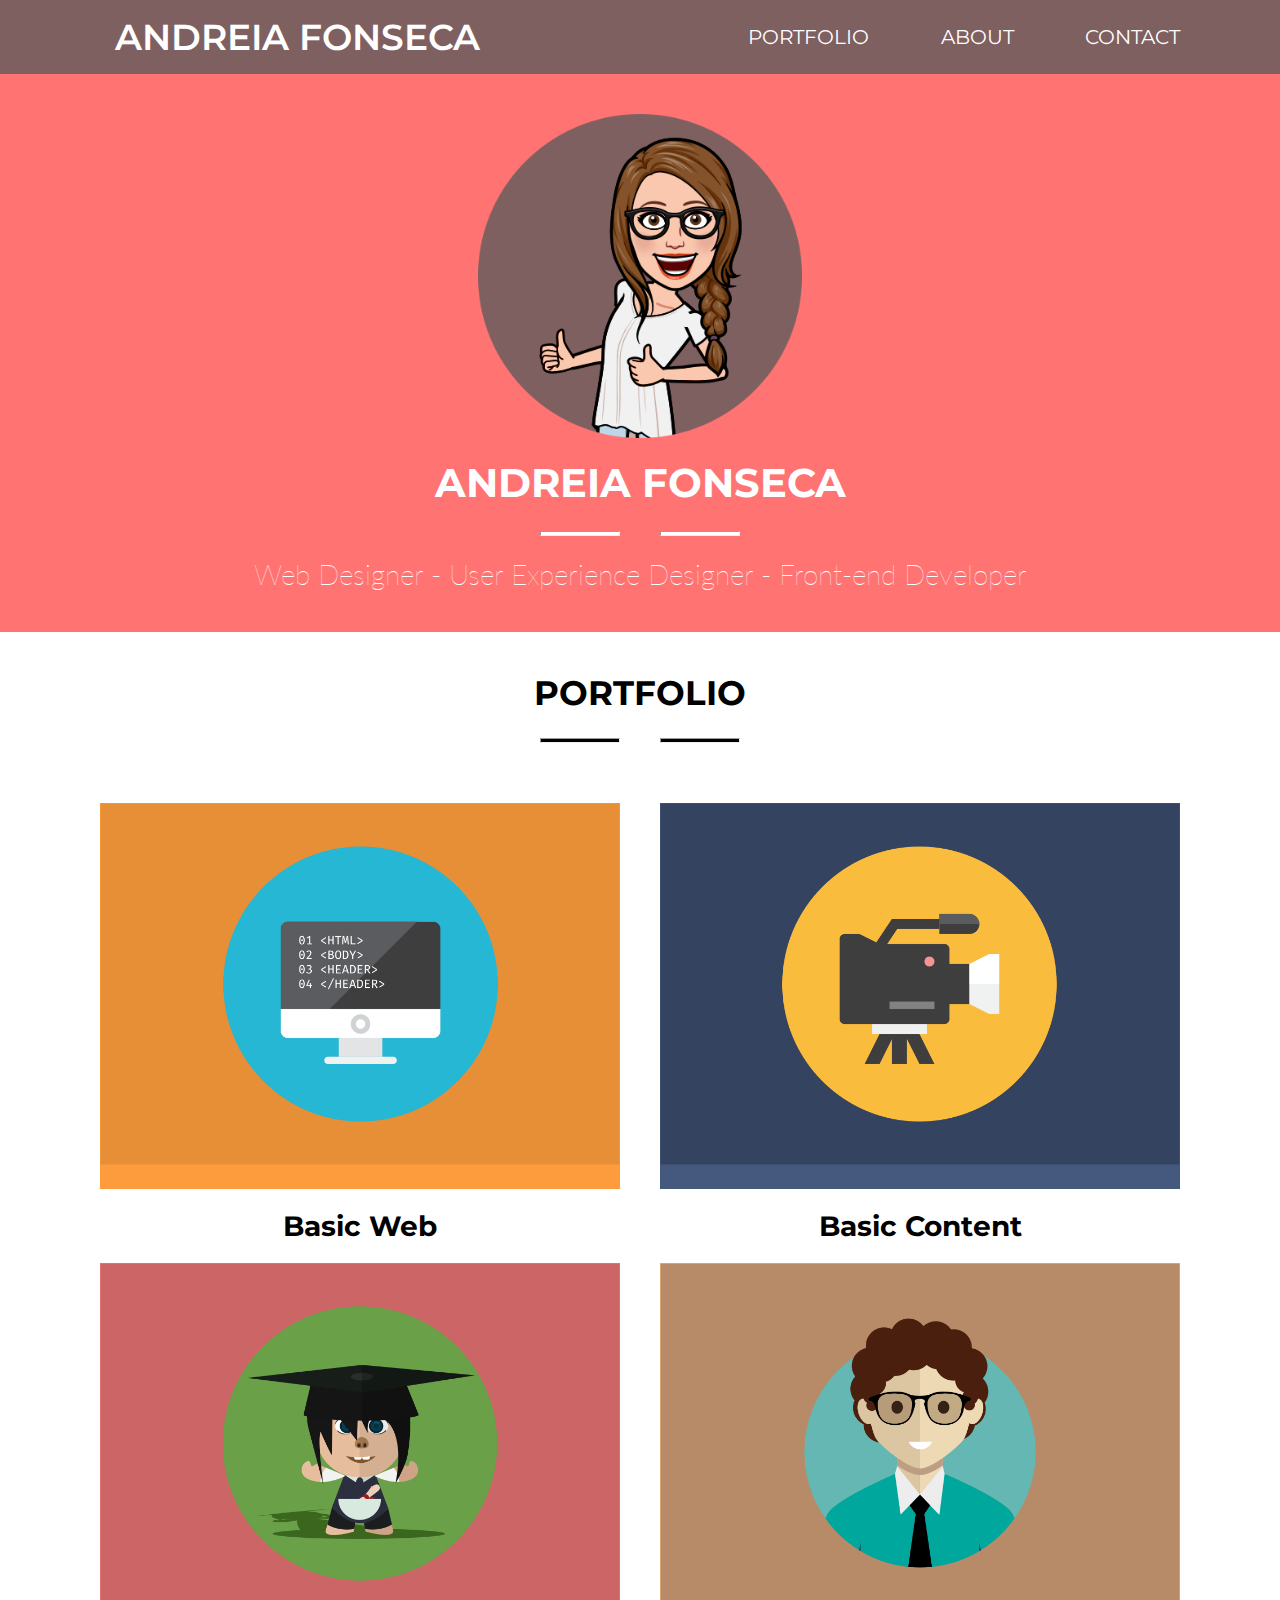
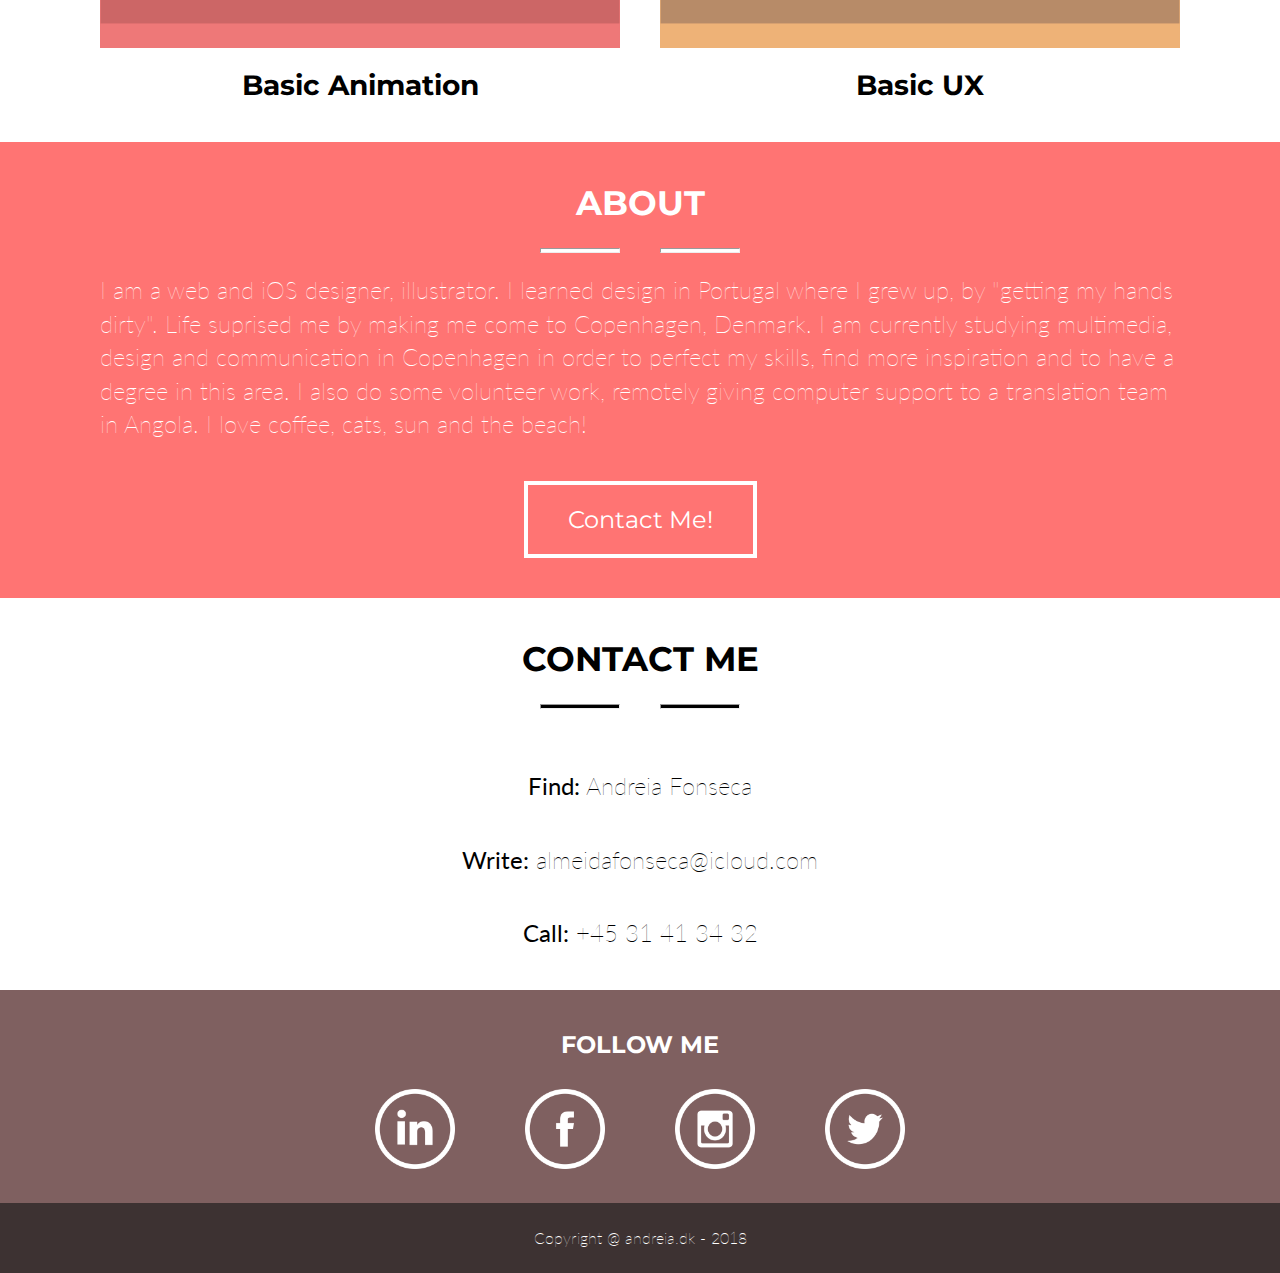
<file: index.html>
<!DOCTYPE html>
<html lang="en">

<head>
    <meta charset="utf-8">
    <meta name="viewport" content="width=device-width, initial-scale=1.0">
    <link rel="stylesheet" href="css/style.css">
    <link href="https://fonts.googleapis.com/css?family=Montserrat" rel="stylesheet">
    <link href="https://fonts.googleapis.com/css?family=Lato" rel="stylesheet">
    <link rel="stylesheet" href="https://use.fontawesome.com/releases/v5.0.13/css/all.css" integrity="sha384-DNOHZ68U8hZfKXOrtjWvjxusGo9WQnrNx2sqG0tfsghAvtVlRW3tvkXWZh58N9jp" crossorigin="anonymous">
    <link rel="icon" type="image/png" href="images/favicon512x512px.png">
    <title>My 1st Portofolio</title>
</head>

<body>
    <div class="wrapper">
        <header>
            <a href="index.html" class="myName">ANDREIA FONSECA</a> 
            <div class="burger-menu">
                <label>
                    <div id="menu">
                        <div class="container">
                            <div class="bar1"></div>
                            <div class="bar2"></div>
                            <div class="bar3"></div>
                        </div>
                    </div>
                    <ul>
                        <li><a href="index.html#portofolioSection">PORTFOLIO</a></li>
                        <li><a href="index.html#aboutSection">ABOUT</a></li>
                        <li><a href="index.html#aboutSection">CONTACT</a></li>
                    </ul>
                </label> 
            </div> 
            <nav class="navBar-menu">
                <a href="#portofolioSection">PORTFOLIO</a>
                <a href="#aboutSection">ABOUT</a>
                <a href="#contactSection">CONTACT</a>
            </nav>
        </header>
        <main class="front-page">
            <div class="head"> <img src="images/avatar-396x398px.png" alt="avatar" class="avatar">
                <h1>ANDREIA FONSECA</h1>
                <hr class="left-line"> <i class="fas fa-star"></i>
                <hr class="right-line">
                <p class="head-p">Web Designer - User Experience Designer - Front-end Developer</p>
            </div>
                <a name="portofolioSection"></a>
                <div class="portFolio">
                    <h2 class="h2-portofolio">PORTFOLIO</h2>
                    <hr class="left-line"> 
                    <i class="fas fa-star"></i>
                    <hr class="right-line">
                    
                    <a name="boxeBasicWebSection"></a>
                    <a href="basicWeb.html" class="boxeBasicWeb"> 
                    <figure>
                        <img src="images/basic-web-970x674px.png" alt="code icon">
                    </figure>
                        <h4>Basic Web</h4>
                    </a>
                    
                    <a name="boxeBasicContentSection"></a>
                    <a href="basicContent.html" class="boxeBasicContent">
                       <figure> <img src="images/basic-content-970x674px.png" alt="video icon"> </figure> 
                        <h4>Basic Content</h4>
                    </a>
                  
                    <a name="boxeBasicAnimationSection"></a>
                    <a href="basicAnimation.html" class="boxeBasicAnimation">
                    <figure>
                        <img src="images/basic-animation-970x674px.png" alt="cartoon icon">
                    </figure>    
                    <h4>Basic Animation</h4>
                    </a>
                    
                    <a name="boxeBasicUxSection"></a>
                    <a href="basicUx.html" class="boxeBasicUx">
                    <figure>
                         <img src="images/basic-ux-970x674px.png" alt="business icon">
                    </figure>
                        <h4>Basic UX</h4>
                    </a>
                </div>
            <a name="aboutSection"></a>
            <div class="about">
                <h2 class="h2-about">ABOUT</h2>
                <hr class="left-line"> 
                <i class="fas fa-star"></i>
                <hr class="right-line">
                <p class="p-about">I am a web and iOS designer, illustrator. I learned design in Portugal where I grew up, by "getting my hands dirty". Life suprised me by making me come to Copenhagen, Denmark. I am currently studying multimedia, design and communication in Copenhagen in order to perfect my skills, find more inspiration and to have a degree in this area. I also do some volunteer work, remotely giving computer support to a translation team in Angola. I love coffee, cats, sun and the beach!</p>
                <a href="index.html#aboutSection" class="btn-about">Contact Me!</a>
            </div>
            <a name="contactSection"></a>
            <div class="contact">
                <h2 class="h2-contact">CONTACT ME</h2>
                <hr class="left-line"> 
                <i class="fas fa-star"></i>
                <hr class="right-line"> 
                <p class="contact-name"><strong>Find:</strong> Andreia Fonseca</p>
                <p class="contact-mail"><strong>Write:</strong> almeidafonseca@icloud.com</p>
                <p class="contact-phone"><strong>Call:</strong> +45 31 41 34 32</p>
            </div>
            <div class="social-media">
                <h3 class="h3-social">FOLLOW ME</h3>
                <div class="li-icon">
                     <a href="https://www.linkedin.com/in/andreia-fonseca-401082166/?trk=onboarding-landing&dl=no"><img src="images/LinkedIn512x512px.png" alt="linkedin"></a>
                </div>
                <div class="facebook-icon">
                    <a href="https://www.facebook.com/andreia.fonseca.90475"><img src="images/Facebook-icon512x512.png" alt="facebook"></a>
                </div>
                <div class="insta-icon">
                    <a href="https://www.instagram.com/andreiafonseca6132/"><img src="images/Intsagram-icon512x512px.png" alt="instagram"></a>
                </div>
                <div class="twitter-icon">
                      <a href="https://twitter.com/piriquitafon"><img src="images/Twitter-icon512x512px.png" alt="twitter" class=""></a>
                </div>
            </div>
        </main>
     <footer>
            <p class="p-footer">Copyright @ andreia.dk - 2018</p>
        </footer>
    </div>
    <script src="javascript/javascript.js"></script>
</body>
</html>
<!-- dont forgot to add favicon -->
</file>
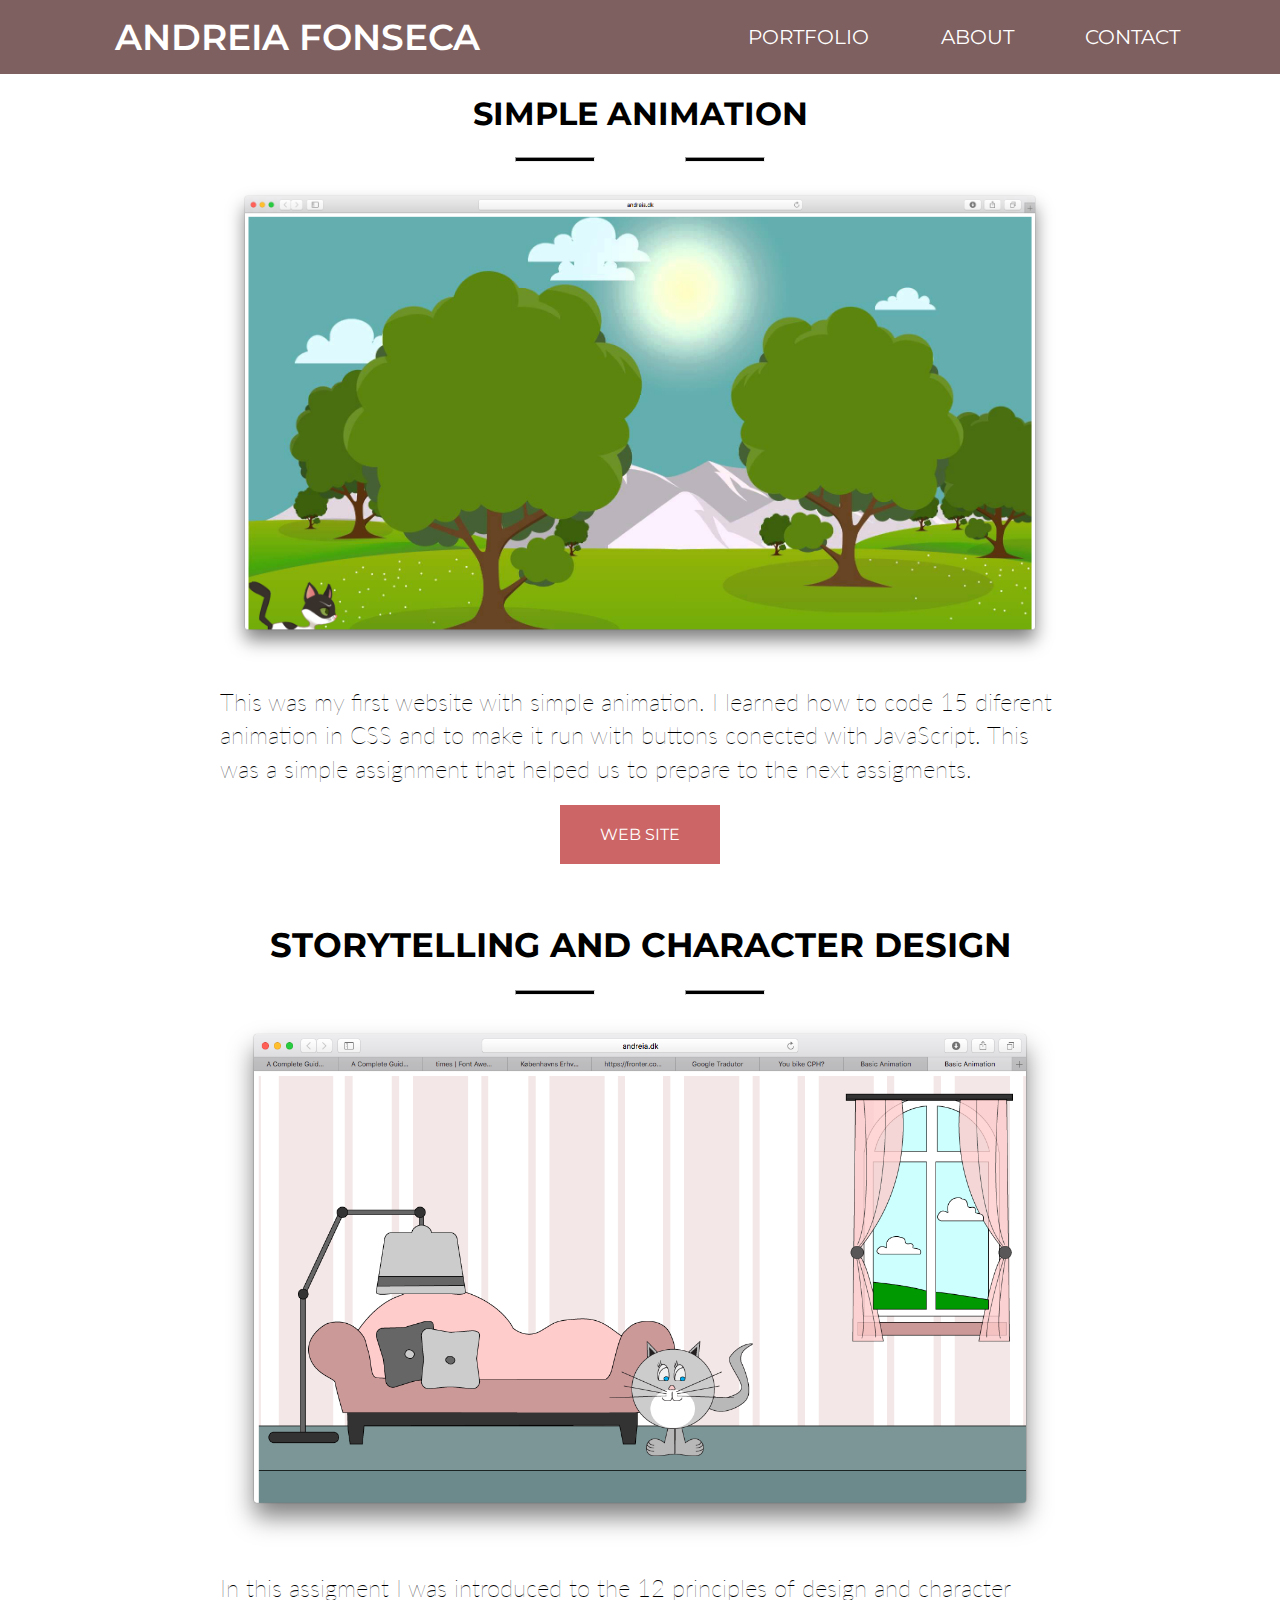
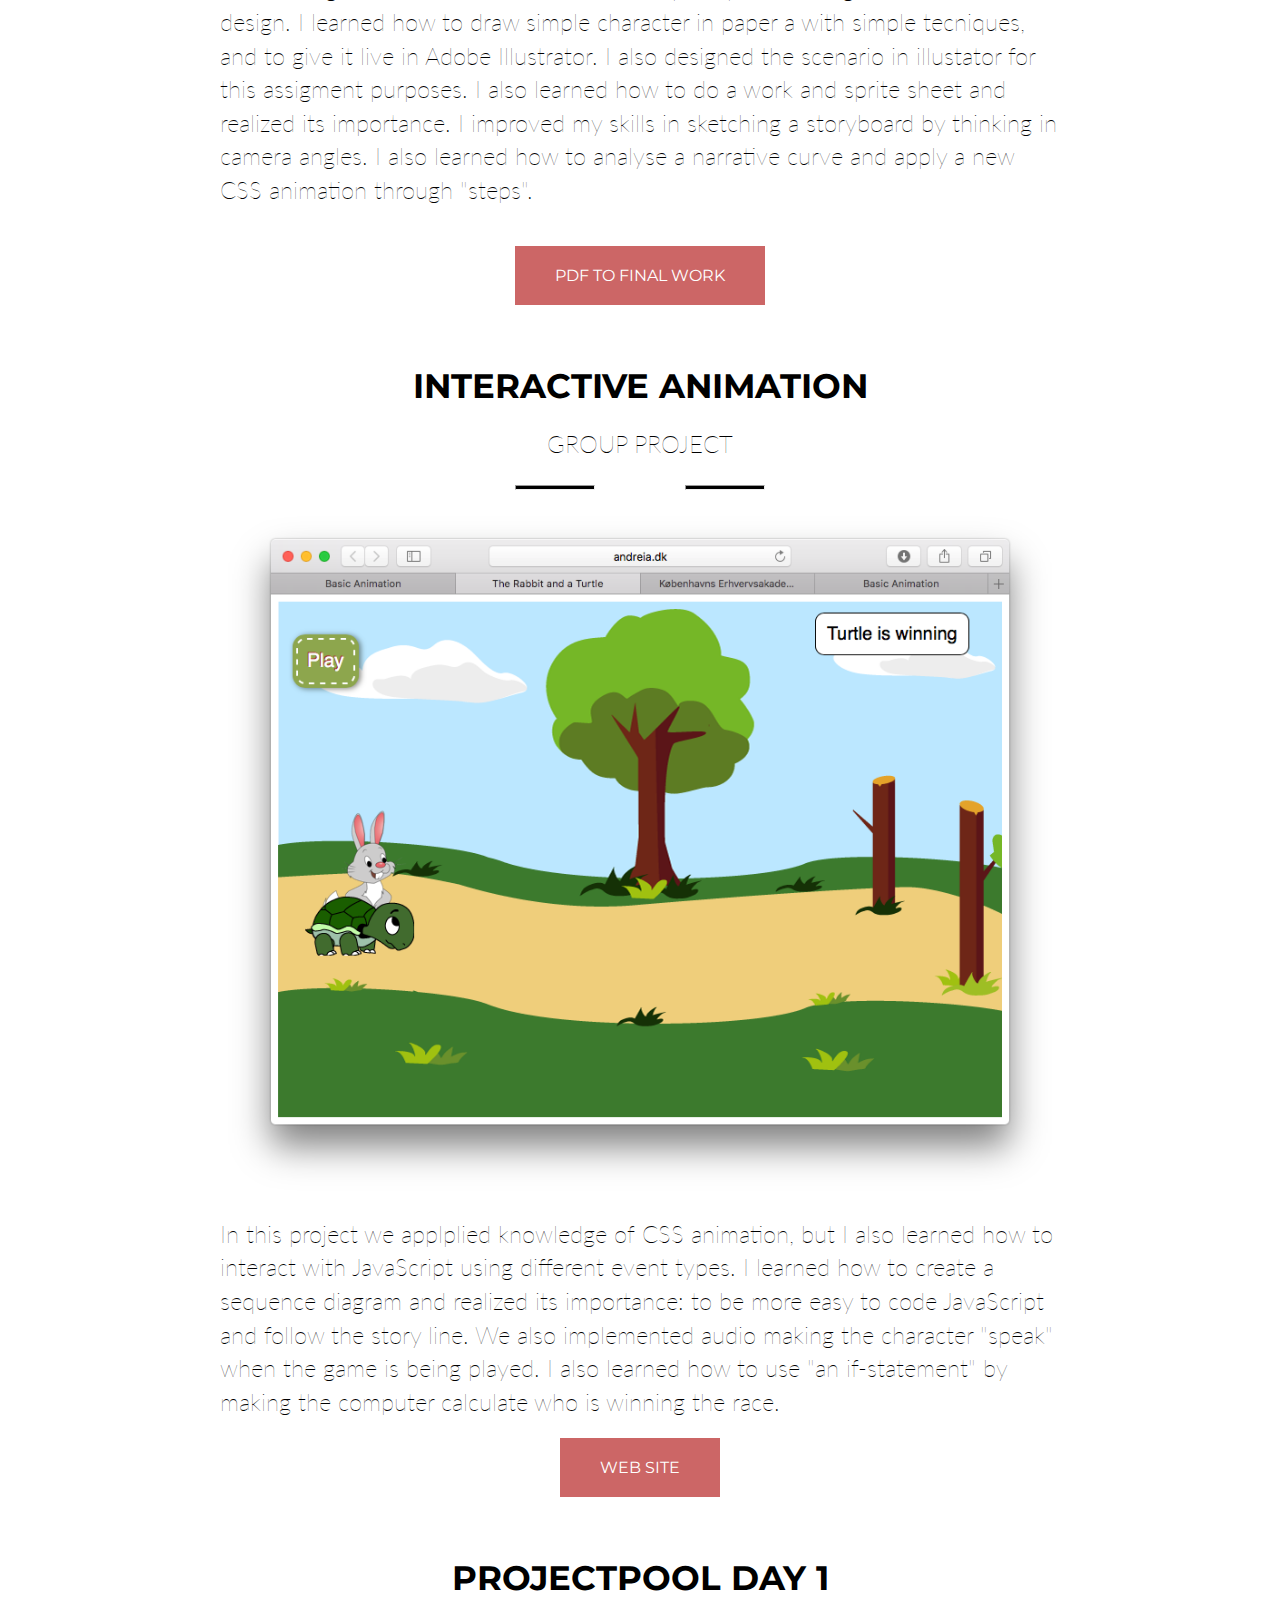
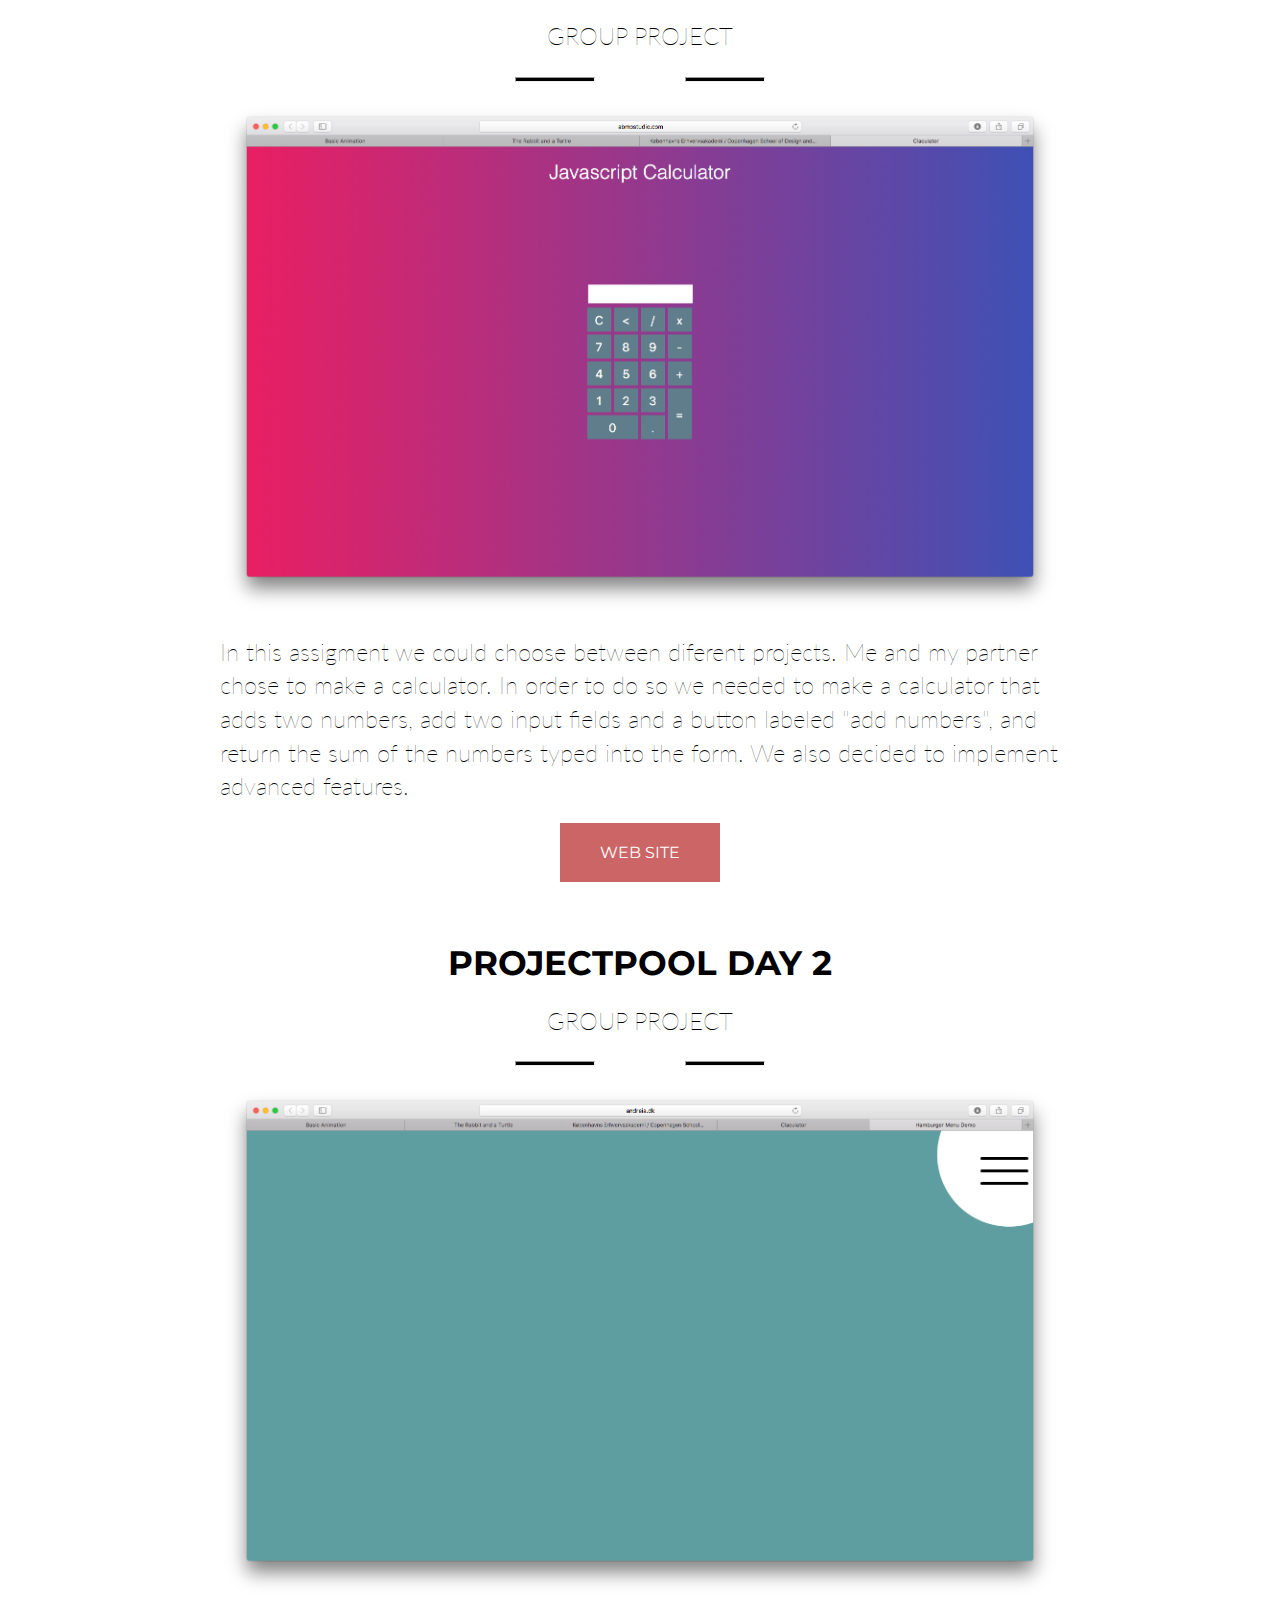
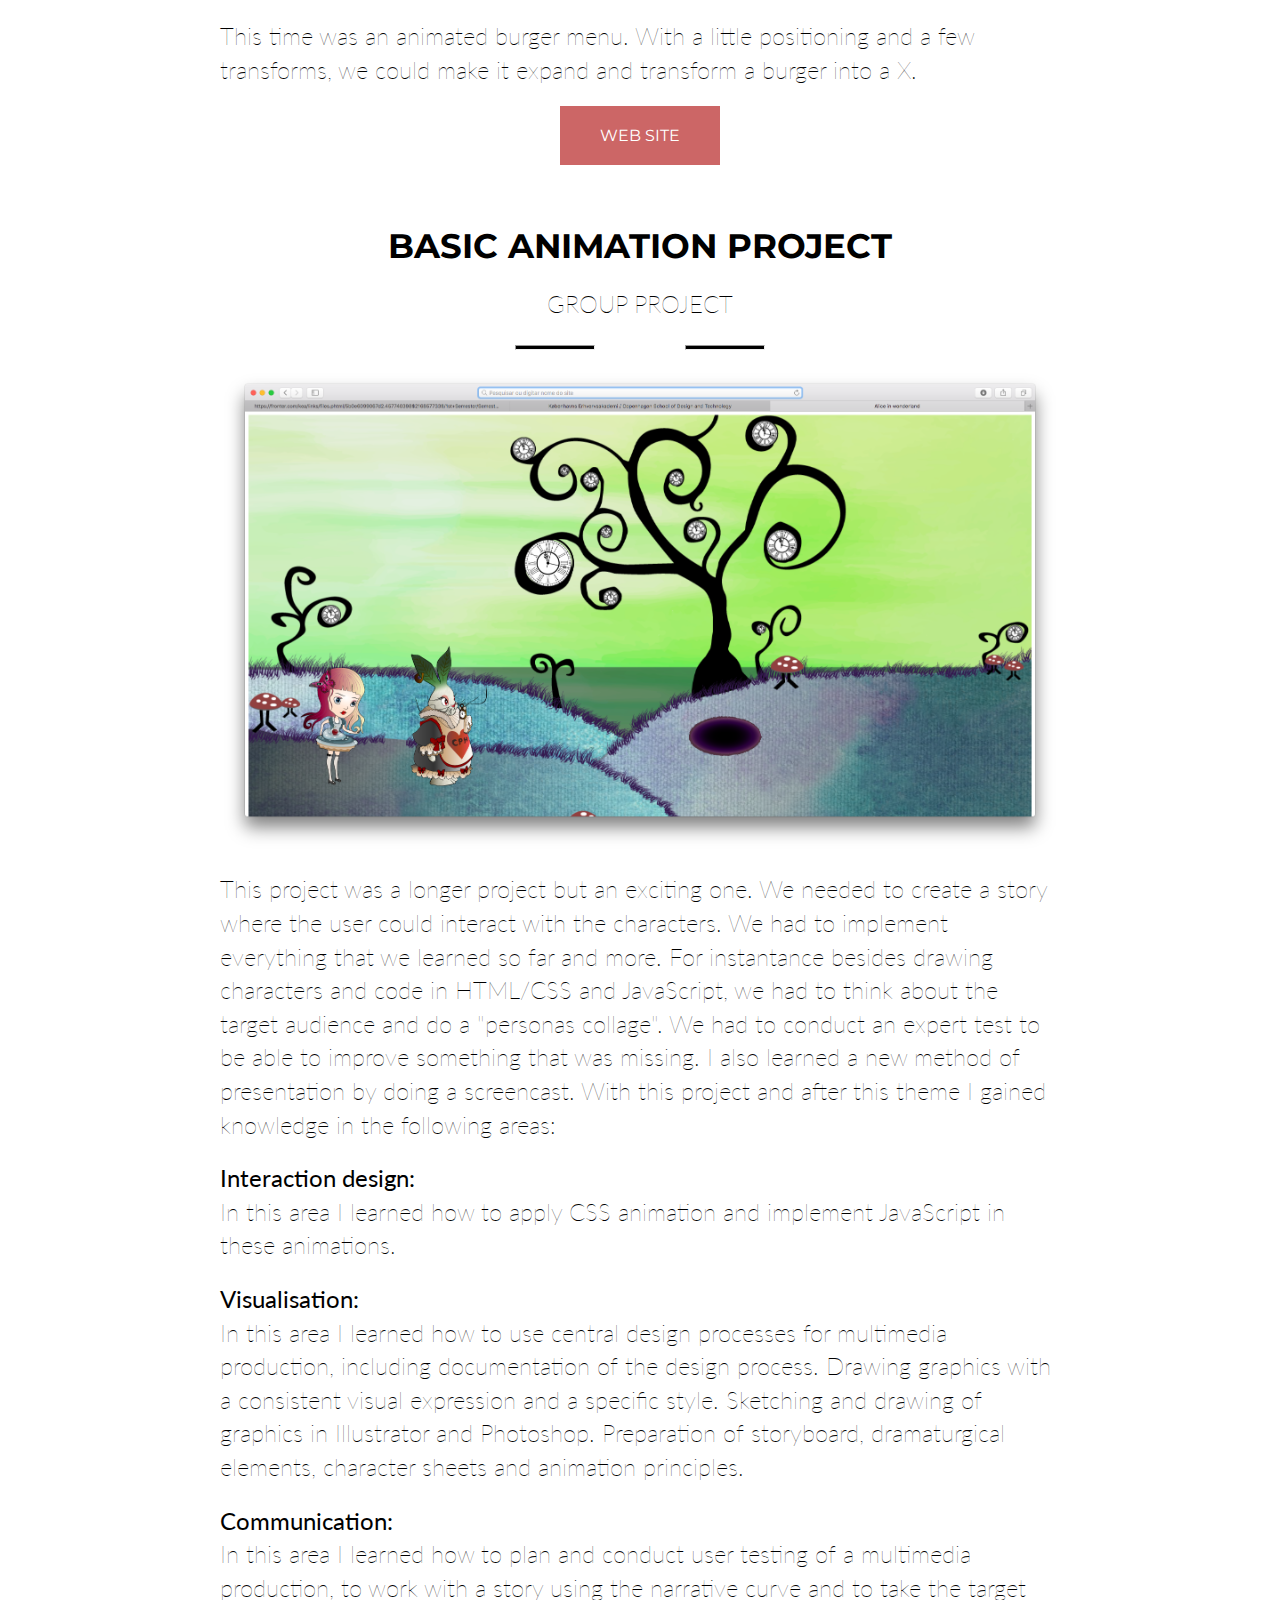
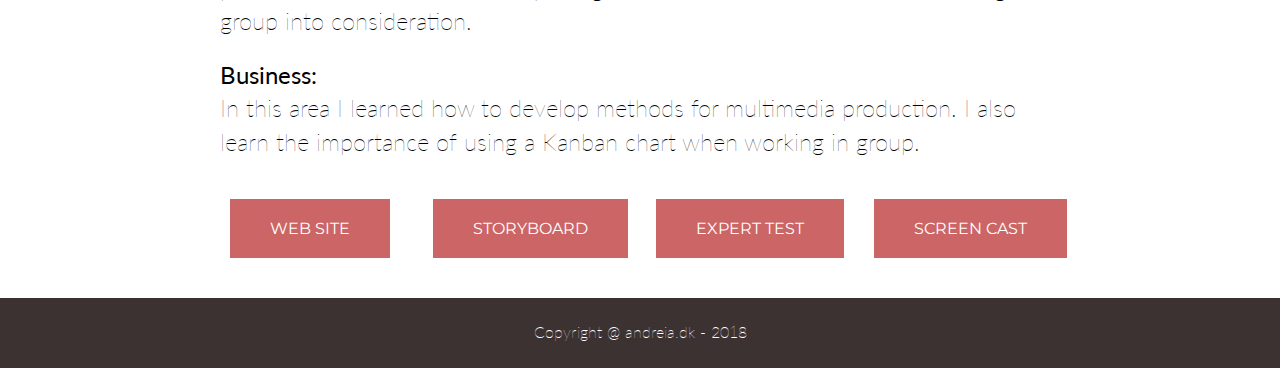
<file: basicAnimation.html>
<!DOCTYPE html>
<html lang="en">

<head>
    <meta charset="utf-8">
    <meta name="viewport" content="width=device-width, initial-scale=1.0">
    <link rel="stylesheet" href="css/style.css">
    <link href="https://fonts.googleapis.com/css?family=Montserrat" rel="stylesheet">
    <link href="https://fonts.googleapis.com/css?family=Lato" rel="stylesheet">
    <link rel="stylesheet" href="https://use.fontawesome.com/releases/v5.0.13/css/all.css" integrity="sha384-DNOHZ68U8hZfKXOrtjWvjxusGo9WQnrNx2sqG0tfsghAvtVlRW3tvkXWZh58N9jp" crossorigin="anonymous">
     <link rel="icon" type="image/png" href="images/favicon512x512px.png">
    <title>My 1st Portofolio</title>
</head>

<body>
    <div class="wrapper">
        <header>
            <a href="index.html" class="myName">ANDREIA FONSECA</a> 
            <div class="burger-menu">
                <label>
                    <div id="menu">
                        <div class="container">
                            <div class="bar1"></div>
                            <div class="bar2"></div>
                            <div class="bar3"></div>
                        </div>
                    </div>
                    <ul>
                        <li><a href="index.html#portofolioSection">PORTFOLIO</a></li>
                        <li><a href="index.html#aboutSection">ABOUT</a></li>
                        <li><a href="index.html#aboutSection">CONTACT</a></li>
                    </ul>
                </label> 
            </div> 
            <nav class="navBar-menu">
                <a href="index.html#portofolioSection">PORTFOLIO</a>
                <a href="index.html#aboutSection">ABOUT</a>
                <a href="index.html#contactSection">CONTACT</a>
            </nav>
        </header>
        <main class="basicWebAnimation">
            <a href="index.html#boxeBasicAnimationSection" class="return"><i class="fas fa-times"></i></a> 
            <h1>SIMPLE ANIMATION</h1>
            <hr class="left-line"> 
            <i class="fas fa-star"></i>
            <hr class="right-line">
            <img src="images/02.01.02-Link-to-simple-animation-1887x1084px.png" alt="simple animation">
            <p>This was my first website with simple animation. I learned how to code 15 diferent animation in CSS and to make it run with buttons conected with JavaScript. This was a simple assignment that helped us to prepare to the next assigments. </p>
            <a href="http://andreia.dk/kea/basic-animation/index.html" class="btn-project">WEB SITE</a>
            <h2>STORYTELLING AND CHARACTER DESIGN</h2> 
            <hr class="left-line"> 
            <i class="fas fa-star"></i>
            <hr class="right-line">
            <img src="images/02.02.01-PDF-to-final%20work-1390x887px.png" alt="storytelling">
            <p>In this assigment I was introduced to the 12 principles of design and character design. I learned how to draw simple character in paper a with simple tecniques, and to give it live in Adobe Illustrator. I also designed the scenario in illustator for this assigment purposes. I also learned how to do a work and sprite sheet and realized its importance. I improved my skills in sketching a storyboard by thinking in camera angles. I also learned how to analyse a narrative curve and apply a new CSS animation through "steps".</p>
            <a href="pdf/02.02.01-PDF-to-final-work.pdf" class="btn-pdf">PDF TO FINAL WORK</a>
            <h2>INTERACTIVE ANIMATION</h2>
            <p class="group-project">GROUP PROJECT</p>
            <hr class="left-line"> 
            <i class="fas fa-star"></i>
            <hr class="right-line">
            <img src="images/02.03.02-Interactive-Animation-926x757px.png" alt="interactive animation">
            <p>In this project we applplied knowledge of CSS animation, but I also learned how to interact with JavaScript using different event types. I learned how to create a sequence diagram and realized its importance: to be more easy to code JavaScript and follow the story line. We also implemented audio making the character "speak" when the game is being played. I also learned how to use "an if-statement" by making the computer calculate who is winning the race.</p>
            <a href="http://andreia.dk/kea/interactive-animation/index.html" class="btn-project">WEB SITE</a>
            <h2>PROJECTPOOL DAY 1</h2>
            <p class="group-project">GROUP PROJECT</p>
            <hr class="left-line"> 
            <i class="fas fa-star"></i>
            <hr class="right-line">
            <img src="images/02.03.03-ProjectPool-day-11751x1069px.png" alt="project pool">
            <p>In this assigment we could choose between diferent projects. Me and my partner chose to make a calculator. In order to do so we needed to make a calculator that adds two numbers, add two input fields and a button labeled "add numbers", and return the sum of the numbers typed into the form. We also decided to implement advanced features.</p>
            <a href="http://andreia.dk/kea/calculator/index.html" class="btn-project">WEB SITE</a>
            <h2>PROJECTPOOL DAY 2</h2>
            <p class="group-project">GROUP PROJECT</p>
            <hr class="left-line"> 
            <i class="fas fa-star"></i>
            <hr class="right-line">
            <img src="images/02.03.04-ProjectPool-day-21751x1069px.png" alt="project pool">
            <p>This time was an animated burger menu. With a little positioning and a few transforms, we could make it expand and transform a burger into a X.</p>
            <a href="http://andreia.dk/kea/projectpool_2/index.html" class="btn-project">WEB SITE</a>
            <h2>BASIC ANIMATION PROJECT</h2>
            <p class="group-project">GROUP PROJECT</p>
            <hr class="left-line"> 
            <i class="fas fa-star"></i>
            <hr class="right-line">
            <img src="images/02.05.02-Link-to-final-interactive-production1887x1084px.png" alt="redesign-web-site">
            <p>This project was a longer project but an exciting one. We needed to create a story where the user could interact with the characters. We had to implement everything that we learned so far and more. For instantance besides drawing characters and code in HTML/CSS and JavaScript, we had to think about the target audience and do a "personas collage". We had to conduct an expert test to be able to improve something that was missing. I also learned a new method of presentation by doing a screencast. With this project and after this theme I gained knowledge in the following areas:</p>
            <p><strong>Interaction design:</strong><br> In this area I learned how to apply CSS animation and implement JavaScript in these animations.</p>
            <p><strong>Visualisation:</strong><br> In this area I learned how to use central design processes for multimedia production, including documentation of the design process. Drawing graphics with a consistent visual expression and a specific style. Sketching and drawing of graphics in Illustrator and Photoshop. Preparation of storyboard, dramaturgical elements, character sheets and animation principles.</p>
            <p><strong>Communication:</strong><br> In this area I learned how to plan and conduct user testing of a multimedia production, to work with a story using the narrative curve and to take the target group into consideration.</p>
            <p><strong>Business:</strong><br> In this area I learned how to develop methods for multimedia production. I also learn the importance of using a Kanban chart when working in group.</p>
            <div class="btns">
                <a href="http://andreia.dk/kea/alice_in_wonderland/index.html" class="btn-web-site-2">WEB SITE</a>
                <a href="pdf/02.04.02-Story-board.pdf" class="btn-pdf-2">STORYBOARD</a>
                <a href="pdf/02.05.01-Summary-of-expert-test.pdf" class="btn-expert-text">EXPERT TEST</a>
                <a href="https://www.youtube.com/watch?reload=9&v=G7tpBeR21Jw&feature=youtu.be" class="btn-screen-cast">SCREEN CAST</a>
            </div>
        </main>
         <footer>
            <p class="p-footer">Copyright @ andreia.dk - 2018</p>
        </footer>
    </div>
    <script src="javascript/javascript.js"></script>
</body>
</html>
</file>
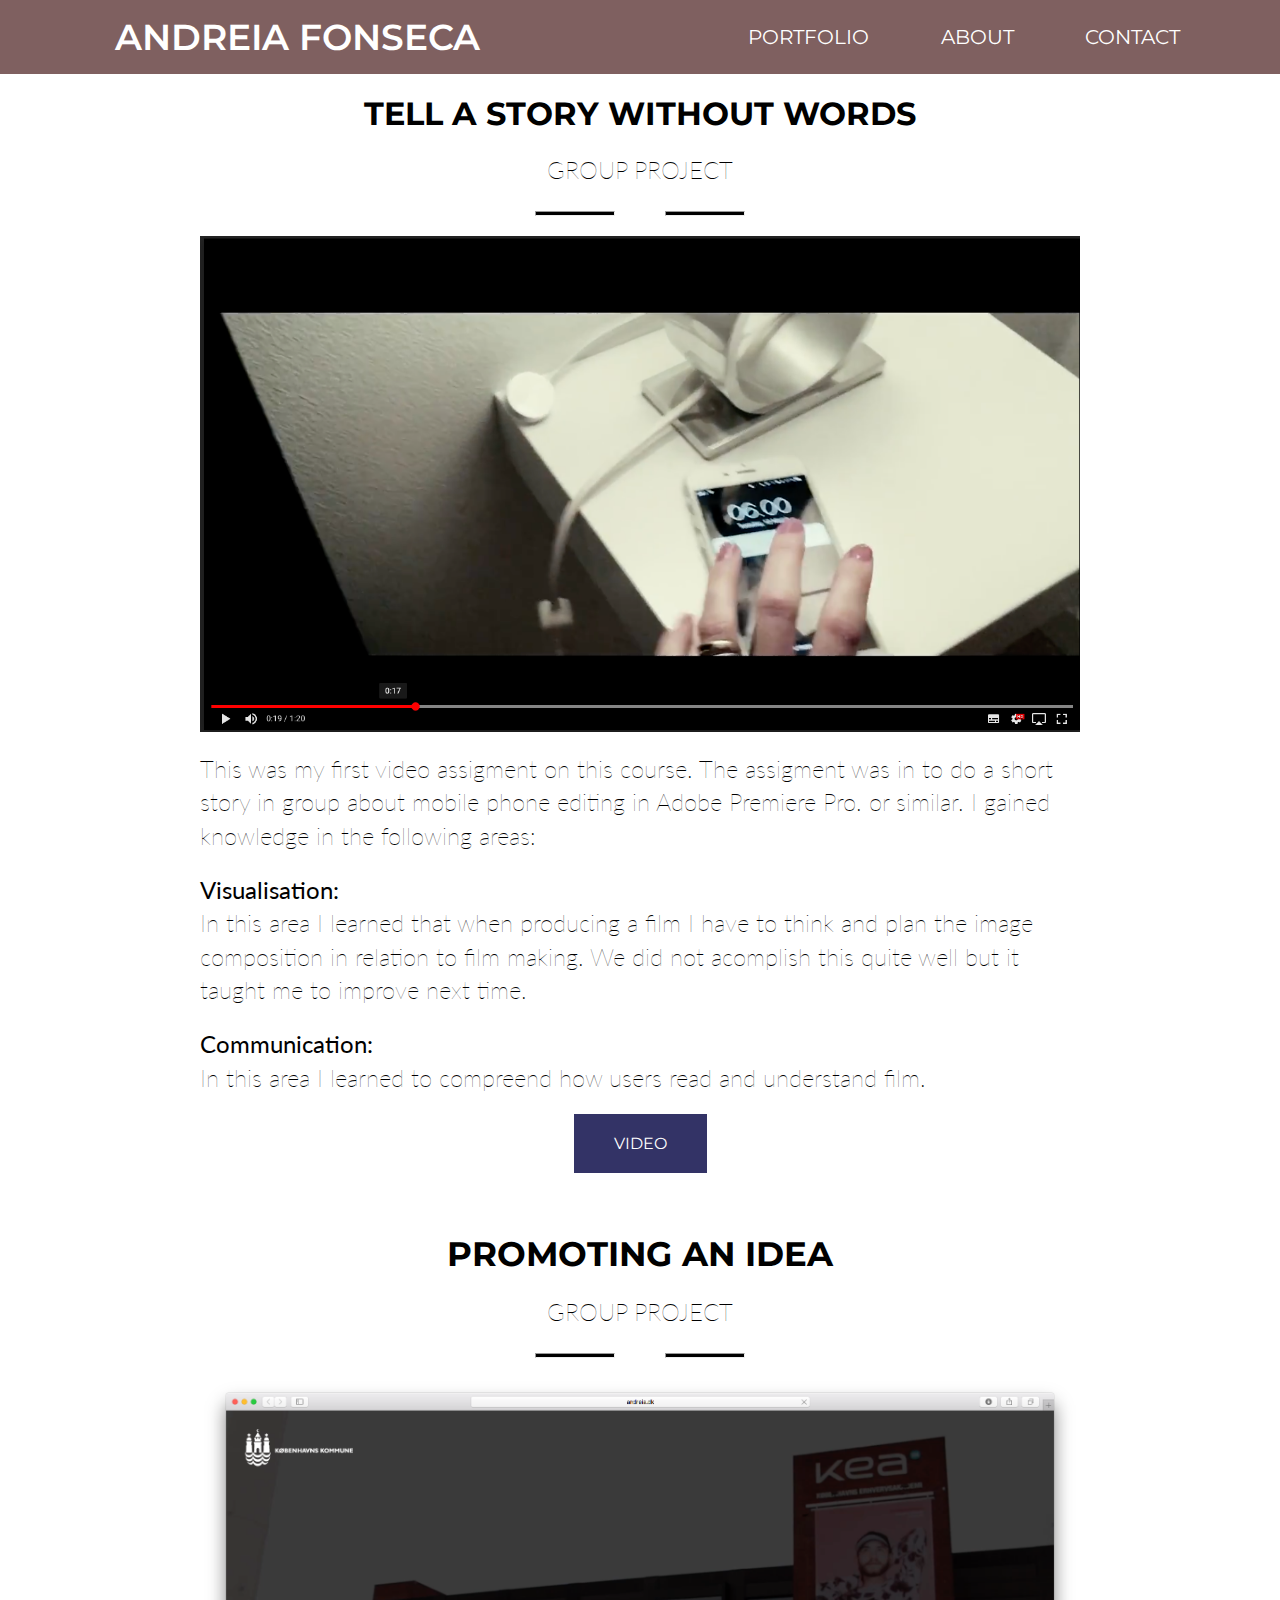
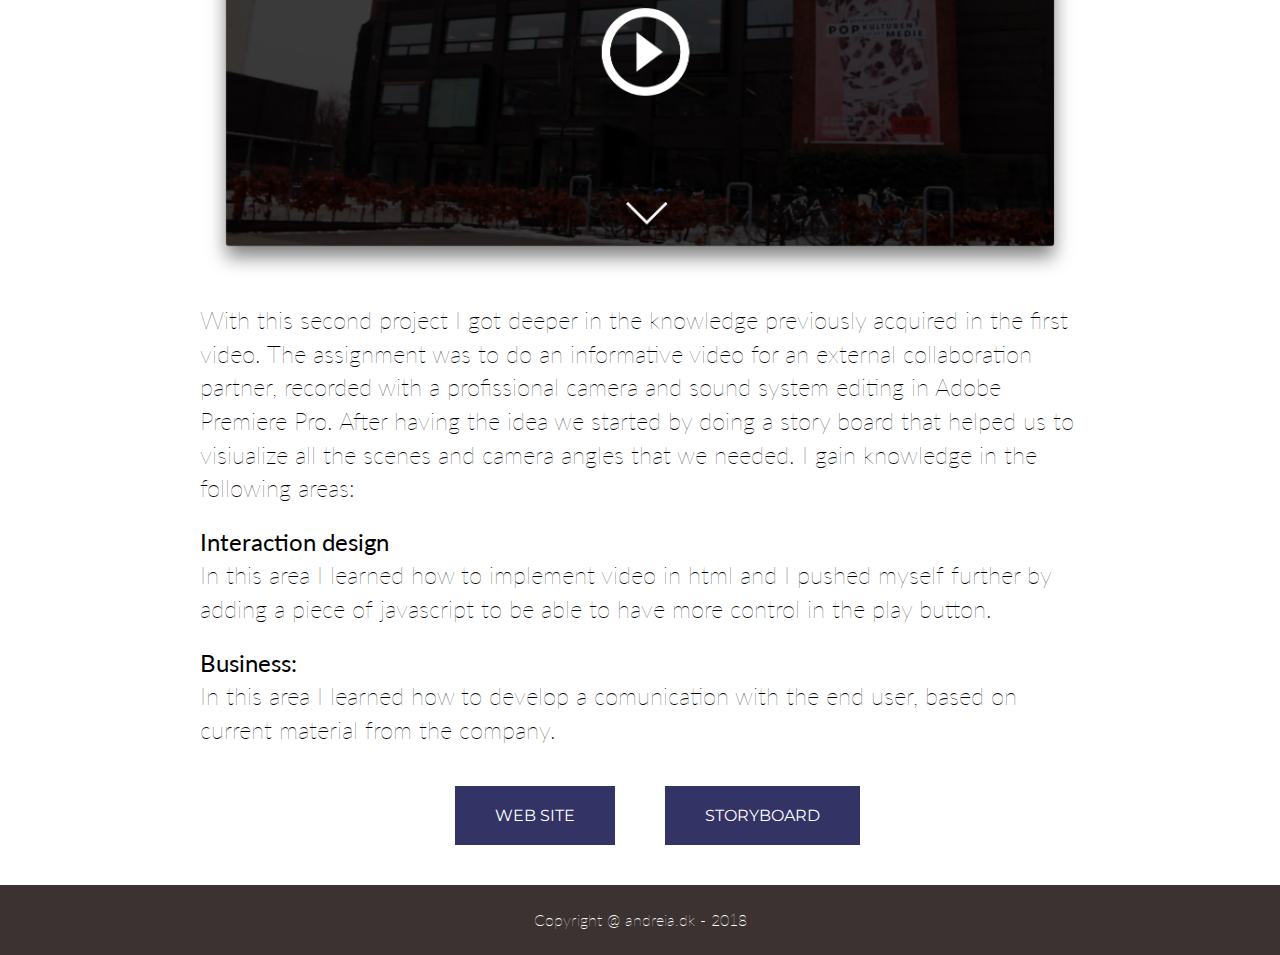
<file: basicContent.html>
<!DOCTYPE html>
<html lang="en">

<head>
    <meta charset="utf-8">
    <meta name="viewport" content="width=device-width, initial-scale=1.0">
    <link rel="stylesheet" href="css/style.css">
    <link href="https://fonts.googleapis.com/css?family=Montserrat" rel="stylesheet">
    <link href="https://fonts.googleapis.com/css?family=Lato" rel="stylesheet">
    <link href="https://fonts.googleapis.com/css?family=Lato" rel="stylesheet">
    <link rel="stylesheet" href="https://use.fontawesome.com/releases/v5.0.13/css/all.css" integrity="sha384-DNOHZ68U8hZfKXOrtjWvjxusGo9WQnrNx2sqG0tfsghAvtVlRW3tvkXWZh58N9jp" crossorigin="anonymous">
    <link rel="icon" type="image/png" href="images/favicon512x512px.png">
    <title>My 1st Portofolio</title>
</head>

<body>
    <div class="wrapper">
        <header>
            <a href="index.html" class="myName">ANDREIA FONSECA</a> 
            <div class="burger-menu">
                <label>
                    <div id="menu">
                        <div class="container">
                            <div class="bar1"></div>
                            <div class="bar2"></div>
                            <div class="bar3"></div>
                        </div>
                    </div>
                    <ul>
                        <li><a href="index.html#portofolioSection">PORTFOLIO</a></li>
                        <li><a href="index.html#aboutSection">ABOUT</a></li>
                        <li><a href="index.html#aboutSection">CONTACT</a></li>
                    </ul>
                </label> 
            </div> 
            <nav class="navBar-menu">
                <a href="index.html#portofolioSection">PORTFOLIO</a>
                <a href="index.html#aboutSection">ABOUT</a>
                <a href="index.html#contactSection">CONTACT</a>
            </nav>
        </header>
        <main class="basicWebContent">
            <a href="index.html#boxeBasicContentSection" class="return"><i class="fas fa-times"></i></a> 
            <h1>TELL A STORY WITHOUT WORDS</h1>
            <p class="group-project">GROUP PROJECT</p>
            <hr class="left-line"> 
            <i class="fas fa-star"></i>
            <hr class="right-line">
            <img src="images/03.01.01-Tell-a-story-without-words1394x786px.png" alt="video">
            <p>This was my first video assigment on this course. The assigment was in to do a short story in group about mobile phone editing in Adobe Premiere Pro. or similar. I gained knowledge in the following areas:</p>
            <p><strong>Visualisation:</strong><br> In this area I learned that when producing a film I have to think and plan the image composition in relation to film making. We did not acomplish this quite well but it taught me to improve next time.</p>
            <p><strong>Communication:</strong><br> In this area I learned to compreend how users read and understand film.</p>
            <a href="video/busy.mp4" class="btn-project">VIDEO</a>
            <h2>PROMOTING AN IDEA</h2> 
            <p class="group-project">GROUP PROJECT</p>
            <hr class="left-line"> 
            <i class="fas fa-star"></i>
            <hr class="right-line">
            <img src="images/03.02.03-Link-to-website-with-embedded-video1887x1084px.png" alt="video">
            <p>With this second project I got deeper in the knowledge previously acquired in the first video. The assignment was to do an informative video for an external collaboration partner, recorded with a profissional camera and sound system editing in Adobe Premiere Pro. After having the idea we started by doing a story board that helped us to visiualize all the scenes and camera angles that we needed. I gain knowledge in the following areas:</p>
            <p><strong>Interaction design</strong><br> In this area I learned how to implement video in html and I pushed myself further by adding a piece of javascript to be able to have more control in the play button.</p>
            <p><strong>Business:</strong><br> In this area I learned how to develop a comunication with the end user, based on current material from the company.</p>
            <a href="http://andreia.dk/kea/promoting/index.html" class="btn-web-site">WEB SITE</a>
            <a href="pdf/03.02.02-Storyboard.pdf" class="btn-pdf">STORYBOARD</a>
        </main>
         <footer>
            <p class="p-footer">Copyright @ andreia.dk - 2018</p>
        </footer>
    </div>
    <script src="javascript/javascript.js"></script>
</body>


</html>
</file>
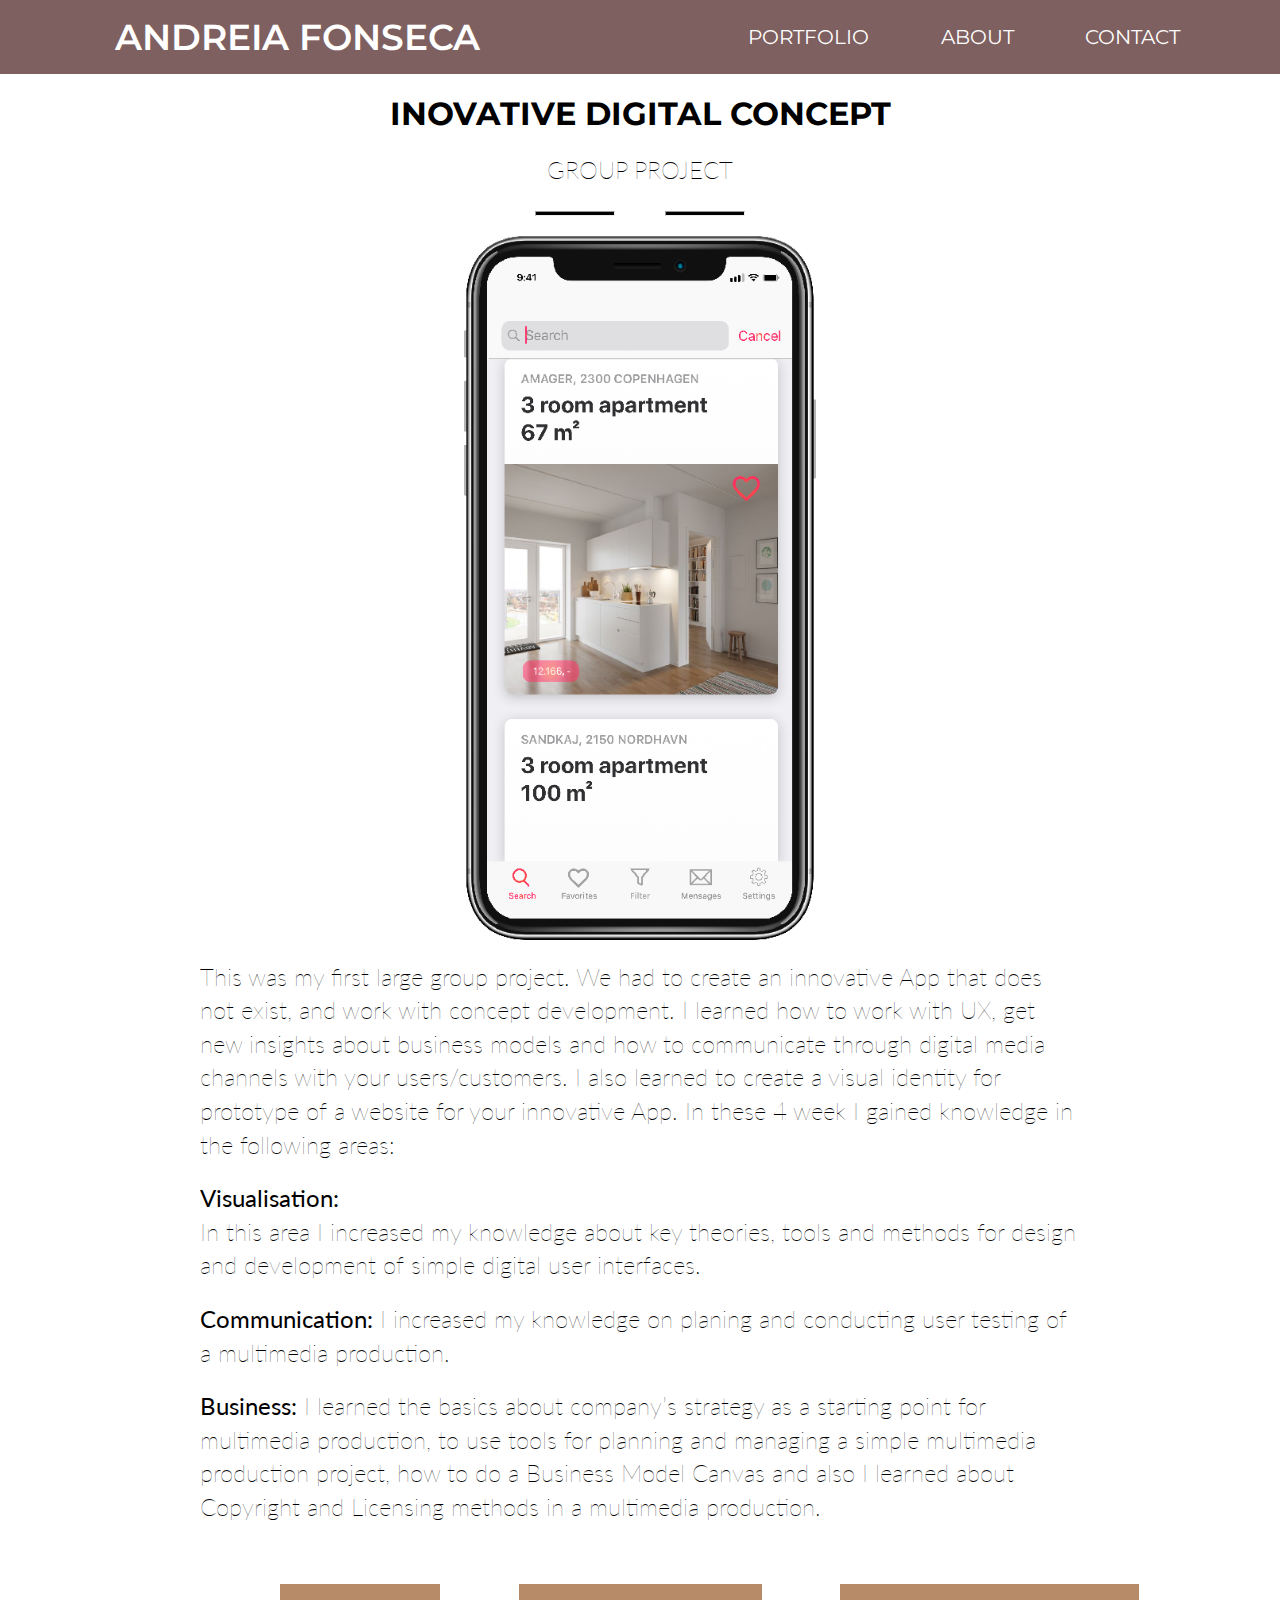
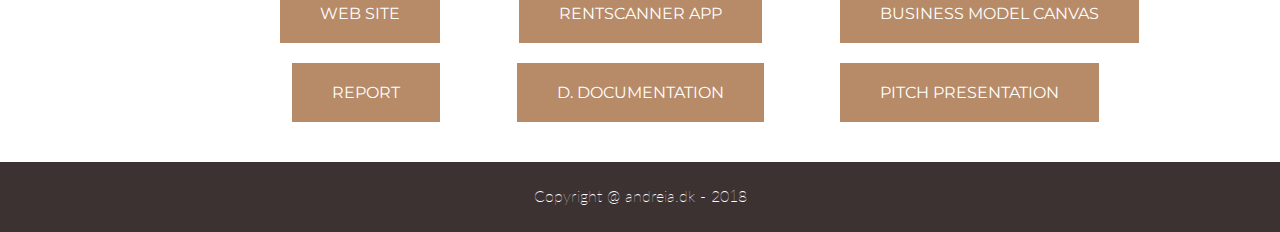
<file: basicUx.html>
<!DOCTYPE html>
<html lang="en">

<head>
    <meta charset="utf-8">
    <meta name="viewport" content="width=device-width, initial-scale=1.0">
    <link rel="stylesheet" href="css/style.css">
    <link href="https://fonts.googleapis.com/css?family=Montserrat" rel="stylesheet">
    <link href="https://fonts.googleapis.com/css?family=Lato" rel="stylesheet">
    <link rel="stylesheet" href="https://use.fontawesome.com/releases/v5.0.13/css/all.css" integrity="sha384-DNOHZ68U8hZfKXOrtjWvjxusGo9WQnrNx2sqG0tfsghAvtVlRW3tvkXWZh58N9jp" crossorigin="anonymous">
    <link rel="icon" type="image/png" href="images/favicon512x512px.png">
    <title>My 1st Portofolio</title>
</head>

<body>
    <div class="wrapper">
        <header>
            <a href="index.html" class="myName">ANDREIA FONSECA</a> 
            <div class="burger-menu">
                <label>
                    <div id="menu">
                        <div class="container">
                            <div class="bar1"></div>
                            <div class="bar2"></div>
                            <div class="bar3"></div>
                        </div>
                    </div>
                    <ul>
                        <li><a href="index.html#portofolioSection">PORTFOLIO</a></li>
                        <li><a href="index.html#aboutSection">ABOUT</a></li>
                        <li><a href="index.html#aboutSection">CONTACT</a></li>
                    </ul>
                </label> 
            </div> 
            <nav class="navBar-menu">
                <a href="index.html#portofolioSection">PORTFOLIO</a>
                <a href="index.html#aboutSection">ABOUT</a>
                <a href="index.html#contactSection">CONTACT</a>
            </nav>
        </header>
        <main class="basicUx">
            <a href="index.html#boxeBasicUxSection" class="return"><i class="fas fa-times"></i></a> 
            <h1>INOVATIVE DIGITAL CONCEPT</h1>
            <p class="group-project">GROUP PROJECT</p>
            <hr class="left-line"> 
            <i class="fas fa-star"></i>
            <hr class="right-line">
            <img src="images/moke-up-443x886px.png" alt="iphone X">
            <p>This was my first large group project. We had to create an innovative App that does not exist, and work with concept development. I learned how to work with UX, get new insights about business models and how to communicate through digital media channels with your users/customers. I also learned to create a visual identity for prototype of a website for your innovative App. In these 4 week  I gained knowledge in the following areas:</p> 
            <p><strong>Visualisation:</strong><br> In this area I increased my knowledge about key theories, tools and methods for design and development of simple digital user interfaces.</p>
            <p><strong>Communication:</strong> I increased my knowledge on planing and conducting user testing of a multimedia production.</p>
            <p><strong>Business:</strong> I learned the basics about company’s strategy as a starting point for multimedia production, to use tools for planning and managing a simple multimedia production project, how to do a Business Model Canvas and also I learned about Copyright and Licensing methods in a multimedia production.</p>
            <div class="btns">
                <a href="http://www.andreia.dk/kea/app-rentscanner/index.html" class="btn-web-site">WEB SITE</a>
                <a href="https://projects.invisionapp.com/share/H3II0CRB7ZY#/screens/296604590_landing_Page_Artboard" class="btn-buisiness">RENTSCANNER APP</a>
                <a href="pdf/04.02.01-Business-Model-Canvas.pdf" class="btn-pdf">BUSINESS MODEL CANVAS</a>
                <a href="pdf/04.03.01-Report.pdf" class="btn-pdf-2">REPORT</a>
                <a href="pdf/04.03.02-Design-documentation.pdf" class="btn-design">D. DOCUMENTATION</a>
                <a href="pdf/pitch.pdf" class="btn-pitch">PITCH PRESENTATION</a>
            </div>
        </main>
        <footer>
            <p class="p-footer">Copyright @ andreia.dk - 2018</p>
        </footer>
    </div>
    <script src="javascript/javascript.js"></script>
</body>
</html>
</file>
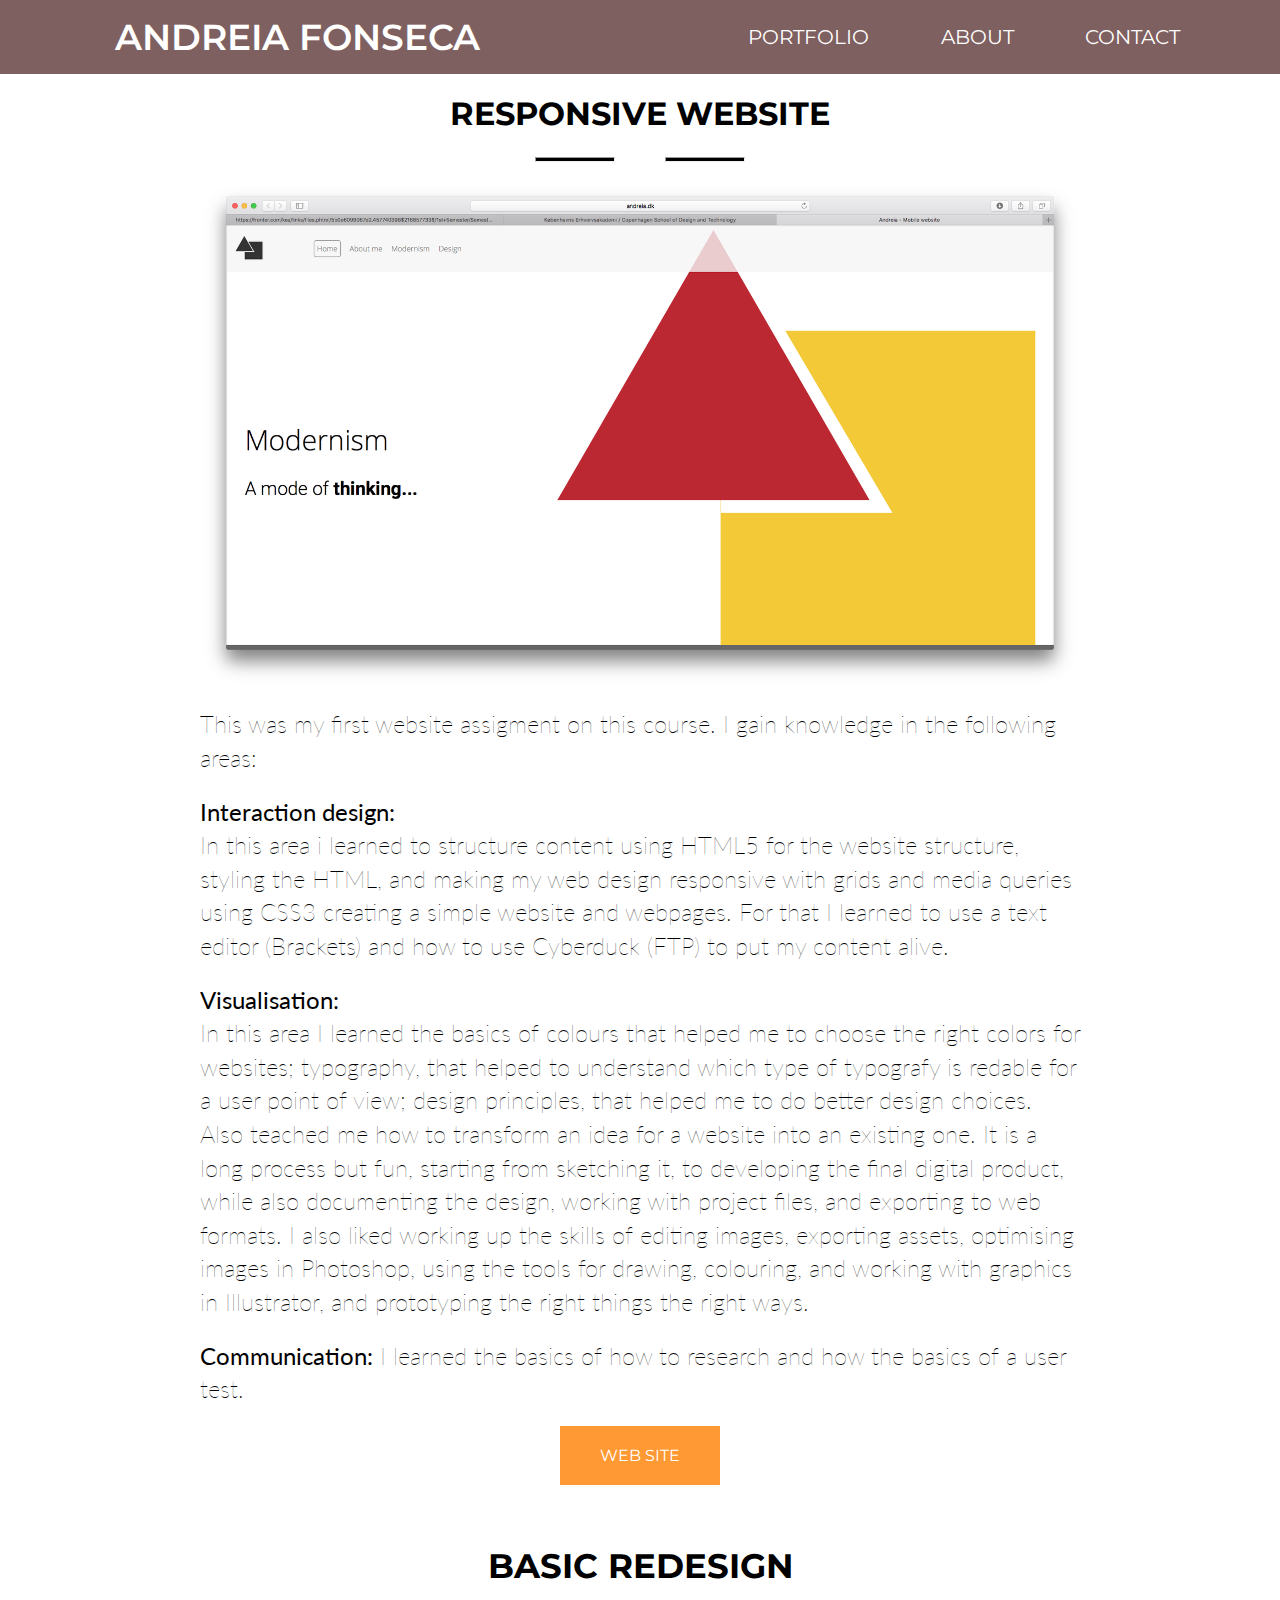
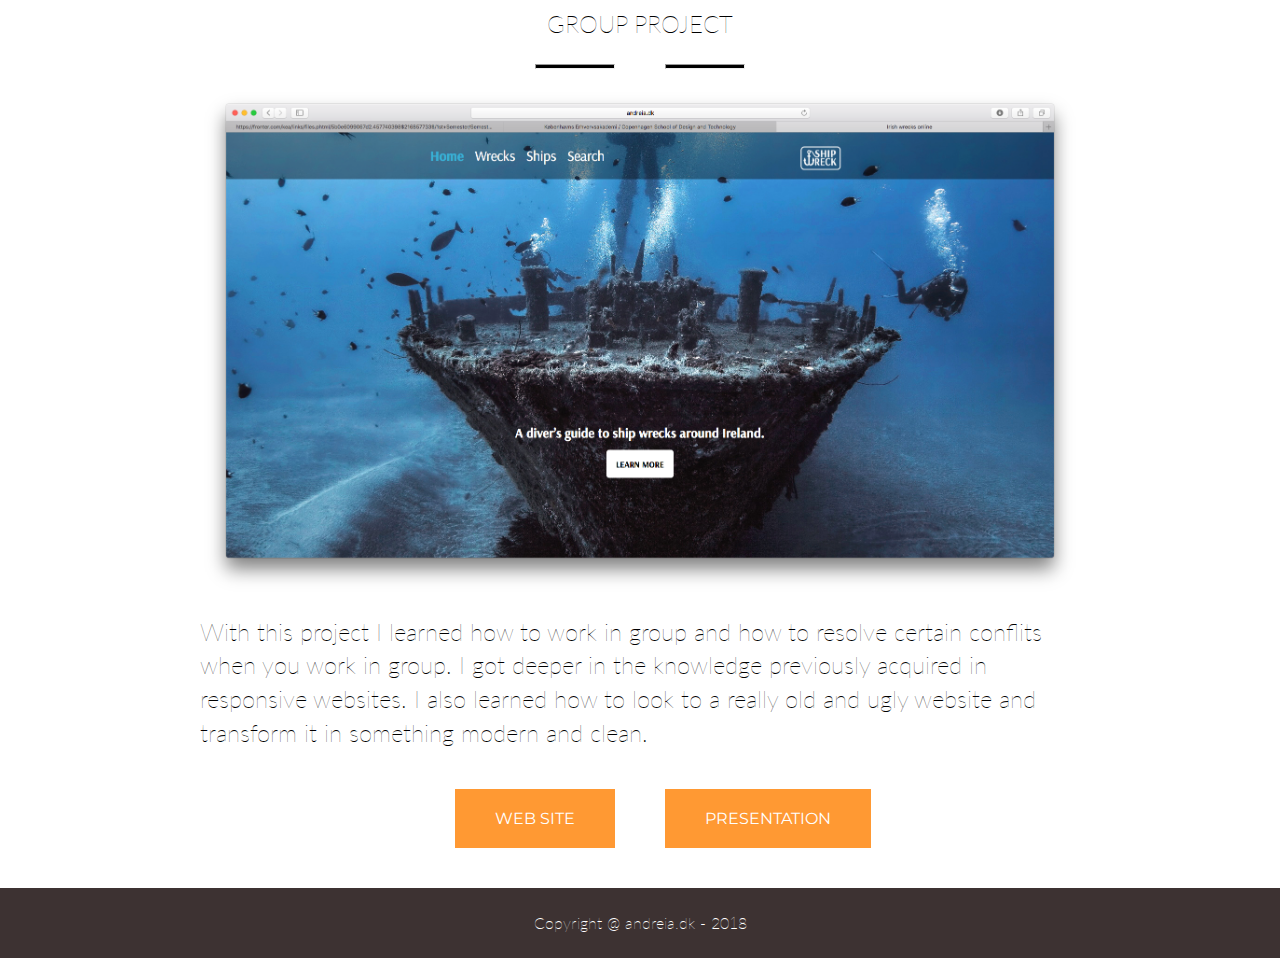
<file: basicWeb.html>
<!DOCTYPE html>
<html lang="en">

<head>
    <meta charset="utf-8">
    <meta name="viewport" content="width=device-width, initial-scale=1.0">
    <link rel="stylesheet" href="css/style.css">
    <link href="https://fonts.googleapis.com/css?family=Montserrat" rel="stylesheet">
    <link href="https://fonts.googleapis.com/css?family=Lato" rel="stylesheet">
    <link rel="stylesheet" href="https://use.fontawesome.com/releases/v5.0.13/css/all.css" integrity="sha384-DNOHZ68U8hZfKXOrtjWvjxusGo9WQnrNx2sqG0tfsghAvtVlRW3tvkXWZh58N9jp" crossorigin="anonymous">
    <link rel="icon" type="image/png" href="images/favicon512x512px.png">
    <title>My 1st Portofolio</title>
</head>

<body>
    <div class="wrapper">
        <header>
            <a href="index.html" class="myName">ANDREIA FONSECA</a> 
            <div class="burger-menu">
                <label>
                    <div id="menu">
                        <div class="container">
                            <div class="bar1"></div>
                            <div class="bar2"></div>
                            <div class="bar3"></div>
                        </div>
                    </div>
                    <ul>
                        <li><a href="index.html#portofolioSection">PORTFOLIO</a></li>
                        <li><a href="index.html#aboutSection">ABOUT</a></li>
                        <li><a href="index.html#aboutSection">CONTACT</a></li>
                    </ul>
                </label> 
            </div> 
            <nav class="navBar-menu">
                <a href="index.html#portofolioSection">PORTFOLIO</a>
                <a href="index.html#aboutSection">ABOUT</a>
                <a href="index.html#contactSection">CONTACT</a>
            </nav>
        </header>
        <main class="basicWebPage">
            <a href="index.html#boxeBasicWebSection" class="return"><i class="fas fa-times"></i></a> 
            <h1>RESPONSIVE WEBSITE</h1>
            <hr class="left-line"> 
            <i class="fas fa-star"></i>
            <hr class="right-line">
            <img src="images/01.04.01.Responsive-website1600x919.png" alt="responsive-website">
            <p>This was my first website assigment on this course. I gain knowledge in the following areas:</p>
            <p><strong>Interaction design:</strong><br>In this area i learned to structure content using HTML5 for the website structure, styling the HTML, and making my web design responsive with grids and media queries using CSS3 creating a simple website and webpages. For that I learned to use a text editor (Brackets) and how to use Cyberduck (FTP) to put my content alive. </p> 
            <p><strong>Visualisation:</strong><br> In this area I learned the basics of colours that helped me to choose the right colors for websites; typography, that helped to understand which type of typografy is redable for a user point of view; design principles, that helped me to do better design choices. Also teached me how to transform an idea for a website into an existing one. It is a long process but fun, starting from sketching it, to developing the final digital product, while also documenting the design, working with project files, and exporting to web formats. I also liked working up the skills of editing images, exporting assets, optimising images in Photoshop, using the tools for drawing, colouring, and working with graphics in Illustrator, and prototyping the right things the right ways.</p>
            <p><strong>Communication:</strong> I learned the basics of how to research and how the basics of a user test.</p>
            <a href="http://andreia.dk/kea/responsive-web-site/index.html" class="btn-project">WEB SITE</a>
            <h2>BASIC REDESIGN</h2> 
            <p class="group-project">GROUP PROJECT</p>
            <hr class="left-line"> 
            <i class="fas fa-star"></i>
            <hr class="right-line">
            <img src="images/01.05.03.-Link-to-redesigned-website-1887x1084px.png" alt="redesign-web-site">
            <p>With this project I learned how to work in group and how to resolve certain conflits when you work in group. I got deeper in the knowledge previously acquired in responsive websites. I also learned how to look to a really old and ugly website and transform it in something modern and clean.</p>
            <a href="http://andreia.dk/kea/redesign/index.html" class="btn-web-site">WEB SITE</a>
            <a href="pdf/01.05.04.-Presentation.pdf" class="btn-pdf">PRESENTATION</a>
        </main>
         <footer>
            <p class="p-footer">Copyright @ andreia.dk - 2018</p>
        </footer>
    </div>
    <script src="javascript/javascript.js"></script>
</body>
</html>
</file>
<file: css/style.css>
* {
    box-sizing: border-box;
    margin: 0px;
}

body {
    background-color: #ff7473;
}

h1,
h2,
h3,
a,
li {
    font-family: 'Montserrat', sans-serif;
    color: #fff;
    text-decoration: none;
    list-style-type: none;
}

h2 {
    font-size: 34px;
}

h2, h3 {
    margin-top: 40px;
}

h4 {
    font-family: 'Montserrat', sans-serif;
    color: #000;
    text-align: center;
    font-size: 28px;
    margin-top: 20px;
}

p {
    font-family: 'Lato', sans-serif;
    font-size: 24px;
    font-weight: 100;
    line-height: 1.4;
    color: #fff;
}

hr {
    background-color: #fff;
    height: 5px;
    width: 80px;
    margin-top: 4px;
}

i.fas.fa-times {
    font-size: 60px;
    margin-top: 20px;
}

i.fas.fa-star {
    color: #fff;
    text-align: center;
}


/* mobile first aproach */

.wrapper {
    height: 100vh;
    display: grid;
    grid-template-columns: 1fr;
    grid-template-rows: auto 1fr 80px;
    grid-template-areas: "header" "main" "footer";
}


/* header */

header {
    grid-area: header;
    display: grid;
    grid-template-columns: 20px 1fr 1fr 20px;
    grid-template-rows: 1fr;
    background-color: #7f6060;
}

.navBar-menu {
    display: none;
}

.myName {
    grid-column: 3/3;
    font-size: 18px;
    font-weight: 600;
    text-align: right;
    padding: 15px;
}


/* burger-menu */

.burger-menu {
    grid-column: 2/2;
}

label .container {
    position: absolute;
    top: 70px;
    width: 30px;
    height: 2px;
}

.bar1,
.bar2,
.bar3 {
    display: grid;
    width: 40px;
    height: 5px;
    background: #ff7473;
    border-radius: 10px;
    margin: 10px 10px 0px 50px;
    transition: 0.4s;
}

.change .bar1 {
    transform: rotate(-45deg) translate(-25px, 6px);
}

.change .bar2 {
    opacity: 0;
}

.change .bar3 {
    transform: rotate(45deg) translate(-30px, -8px);
}

.change .bar1 {
    transform: rotate(-45deg) translate(-15px, 6px);
}

.change .bar2 {
    opacity: 0;
}

.change .bar3 {
    transform: rotate(45deg) translate(-15px, -6px);
}

label input {
    display: none;
}

#menu {
    position: absolute;
    top: -65px;
    z-index: 100;
    width: 150px;
    height: 150px;
    background: #FFF;
    border-radius: 50% 50% 50% 50%;
    -webkit-transition: .5s ease-in-out;
    transition: .5s ease-in-out;
    box-shadow: 0 0 0 0 #FFF, 0 0 0 0 #FFF;
    cursor: pointer;
}

#menu.expand {
    box-shadow: 0 0 0 100vw #FFF, 0 0 0 100vh #FFF;
    border-radius: 0;
}

.appear {
    opacity: 1
}

label ul {
    font-size: 28px;
    z-index: 200;
    position: absolute;
    top: 50%;
    left: 30%;
    -webkit-transform: translate(-50%, -50%);
    transform: translate(-50%, -50%);
    opacity: 0;
    -webkit-transition: .25s 0s ease-in-out;
    transition: .25s 0s ease-in-out;
}

label a {
    margin-bottom: 1em;
    display: block;
    color: #000;
    text-decoration: none;
}

/* index page */
/* main */

.front-page {
    grid-area: main;
    display: grid;
}

.front-page .head {
    grid-column: 1/-1;
    grid-row-gap: 20px;
    grid-template-columns: 50px 1fr 1fr 1fr 50px;
    display: grid;
}

.front-page .avatar {
    grid-column: 2/5;
    margin-top: 40px;
    width: 100%;
    animation: avatarScale 2s ease-in-out forwards;
}

@keyframes avatarScale {
    50% { transform: scale(1.3)} 

}

.front-page h1 {
    grid-column: 2/5;
    font-weight: bold;
    font-size: 40px;
    text-align: center;
}

.front-page .left-line {
    grid-column: 2/2;
    justify-self: end;
}

.front-page i.fas.fa-star {
    grid-column: 3/3;
}

.front-page .right-line {
    grid-column: 4/4;
    justify-self: start;
}

.front-page .head-p {
    grid-column: 2/5;
    text-align: center;
    font-size: 28px;
    line-height: 1.3;
    margin-bottom: 40px;
    
}

/* Basic Themes Portofolio */

.front-page .portFolio {
    grid-column: 1/-1;
    display: grid;
    grid-template-columns: 20px  1fr 1fr 1fr 20px;
    grid-row-gap: 20px;
    background-color: #fff;
    padding-bottom: 40px;
}

.front-page .h2-portofolio {
    grid-column: 2/5;
    font-weight: bold;
    color: #000;
    text-align: center;
}

.front-page .portFolio .left-line {
    grid-column: 2/2;
    justify-self: end;
    background-color: #000;
}

.front-page .portFolio i.fas.fa-star {
    grid-column: 3/3;
    color: #000;
}

.front-page .portFolio .right-line {
    grid-column: 4/4;
    justify-self: start;
    background-color: #000;
}

.front-page a.boxeBasicWeb, .front-page a.boxeBasicContent, .front-page a.boxeBasicAnimation, .front-page a.boxeBasicUx {
    grid-column: 2/5;
    opacity: 1;
}

.front-page .boxeBasicWeb figure {
	background: #fc9c3c;
    opacity: 1;
}

.front-page .boxeBasicContent figure {
	background: #45597f;
    opacity: 1;
}

.front-page .boxeBasicAnimation figure {
	background: #ee7878;
    opacity: 1;
}

.front-page .boxeBasicUx figure {
	background: #eeb277;
    opacity: 1;
}


.front-page .boxeBasicWeb img, .front-page .boxeBasicContent img, .front-page .boxeBasicAnimation img, .front-page .boxeBasicUx img {
    width: 100%;
    margin-bottom: 20px;
    -webkit-transition: .3s ease-in-out;
	transition: .3s ease-in-out;
}

.front-page .boxeBasicWeb img:hover, .front-page .boxeBasicContent img:hover, .front-page .boxeBasicAnimation img:hover, .front-page .boxeBasicUx img:hover{
    opacity: 0.5;
}

/* About me */

.front-page .about {
    display: grid;
    grid-column: 1/-1;
    grid-template-columns: 20px 1fr 1fr 1fr 20px;
    grid-row-gap: 20px;
}

.front-page .h2-about {
    grid-column: 2/5;
    font-weight: bold;
    color: #fff;
    text-align: center;
}

.front-page .about .left-line {
    grid-column: 2/2;
    justify-self: end;
}

.front-page .about i.fas.fa-star {
    grid-column: 3/3;
}

.front-page .about .right-line {
    grid-column: 4/4;
    justify-self: start;
}

.front-page .about .p-about {
    grid-column: 2/5;
    text-align: left;
}

.front-page .p-about-desktop {
    display: none;
}

.front-page a.btn-about {
    grid-column: 2/5;
    font-size: 24px;
    justify-self: center;
    padding: 20px 40px;
    border: 4px solid #fff;
    margin: 20px 0px 40px 0px; 
}

.front-page .btn-about a {
    border: 2px solid #fff;
    padding: 20px 30px;
    
}

/* Contact me */

.front-page .contact {
    display: grid;
    grid-column: 1/-1;
    grid-template-columns: 20px 1fr 1fr 1fr 20px;
    grid-row-gap: 20px;
    background-color: #fff;
}

.front-page .h2-contact {
    grid-column: 2/5;
    font-weight: bold;
    color: #000;
    text-align: center;
}

.front-page .contact .left-line {
    grid-column: 2/2;
    justify-self: end;
    background-color: #000;
}

.front-page .contact i.fas.fa-star {
    grid-column: 3/3;
    color: #000;
}

.front-page .contact .right-line {
    grid-column: 4/4;
    justify-self: start;
    background-color: #000;
}

.front-page .contact-name{
    grid-column: 2/5;
    color: #000;
   
}

.front-page .contact-mail{
    grid-column: 2/5;
    color: #000;
}

.front-page .contact-phone{
    grid-column: 2/5;
    color: #000;
    margin-bottom: 40px;
}

/* social-media */

.front-page .social-media {
    display: grid;
    grid-column: 1/-1;
    grid-template-columns: 20px 1fr 1fr 1fr 1fr 20px;
    grid-row-gap: 20px;
    background-color: #7f6060;
}

.front-page .h3-social {
    font-size: 24px;
    grid-column: 2/6;
    color: #fff;
    text-align: center;
    
}

.front-page .li-icon img, .facebook-icon img, .insta-icon img, .twitter-icon img {
    width: 100%;
    -webkit-transform: scale(1);
	transform: scale(1);
	-webkit-transition: .3s ease-in-out;
	transition: .3s ease-in-out;
}

.front-page .li-icon {
    grid-column: 2/2;
    padding: 10px;
}

.front-page .facebook-icon {
    grid-column: 3/3;
    padding: 10px;
}

.front-page .insta-icon {
    grid-column: 4/4;
    padding: 10px;
}

.front-page .twitter-icon {
    grid-column: 5/5;
    padding: 10px;
    margin-bottom: 20px;
}

.front-page .li-icon img:hover, .facebook-icon img:hover, .insta-icon img:hover, .twitter-icon img:hover {
    width: 100%;
    -webkit-transform: scale(1.3);
	transform: scale(1.3);
}

/* footer */

footer {
    grid-area: footer;
    display: grid;
    grid-template-columns: 20px 1fr 20px;
    background-color: #3d3232;
    margin: 0px;
}

.p-footer {
    grid-column: 2/2;
    align-self: center;
    font-size: 16px;
    text-align: center;
}

/* Basic web page */

.basicWebPage {
    grid-area: main;
    display: grid;
    grid-template-columns: 20px 1fr 1fr 1fr 20px;
    grid-row-gap: 20px;
    background-color: #fff;
    padding-bottom: 40px;

}

.basicWebPage .return {
    grid-column: 4/4;
    justify-self: end;
}

.basicWebPage i.fas.fa-times {
    color: #ff9933;
}

.basicWebPage h1 {
    grid-column: 2/5;
    color: #000;
    text-align: center;
}

.basicWebPage .left-line {
    grid-column: 2/2;
    justify-self: end;
    background-color: #000;
}

.basicWebPage i.fas.fa-star {
    grid-column: 3/3;
    color: #000;
}

.basicWebPage .right-line {
    grid-column: 4/4;
    justify-self: start;
    background-color: #000;
}

.basicWebPage img {
    grid-column: 2/5;
    width: 100%;
}

.basicWebPage p {
    grid-column: 2/5;
    color: #000;
}

.basicWebPage a.btn-project {
    grid-column: 2/5;
    justify-self: center; 
    color: #fff;
    text-align: center;
    background-color: #ff9933;
    padding: 20px 40px;   
}

.basicWebPage h2 {
    color: #000;
    text-align: center;
    grid-column: 2/5;
}

.basicWebPage p.group-project {
    grid-column: 2/5;
    text-align: center;
}

.basicWebPage .btn-web-site {
    grid-column: 2/5;
    justify-self: center; 
    color: #fff;
    text-align: center;
    background-color: #ff9933;
    padding: 20px 40px; 
}

.basicWebPage .btn-pdf {
    grid-column: 2/5;
    justify-self: center; 
    color: #fff;
    text-align: center;
    background-color: #ff9933;
    padding: 20px 40px;
}

/* Basic web content */

.basicWebContent {
    grid-area: main;
    display: grid;
    grid-template-columns: 20px 1fr 1fr 1fr 20px;
    grid-row-gap: 20px;
    background-color: #fff;
    padding-bottom: 40px;

}

.basicWebContent .return {
    grid-column: 4/4;
     justify-self: end;
}

.basicWebContent i.fas.fa-times {
    color: #333366;
}

.basicWebContent h1 {
    grid-column: 2/5;
    color: #000;
    text-align: center;
}

.basicWebContent .left-line {
    grid-column: 2/2;
    justify-self: end;
    background-color: #000;
}

.basicWebContent i.fas.fa-star {
    grid-column: 3/3;
    color: #000;
}

.basicWebContent .right-line {
    grid-column: 4/4;
    justify-self: start;
    background-color: #000;
}

.basicWebContent img {
    grid-column: 2/5;
    width: 100%;
}

.basicWebContent p {
    grid-column: 2/5;
    color: #000;
}

.basicWebContent a.btn-project {
    grid-column: 2/5;
    justify-self: center; 
    color: #fff;
    text-align: center;
    background-color: #333366;
    padding: 20px 40px;   
}

.basicWebContent h2 {
    color: #000;
    text-align: center;
    grid-column: 2/5;
}

.basicWebContent p.group-project {
    grid-column: 2/5;
    text-align: center;
}

.basicWebContent .btn-web-site {
    grid-column: 2/5;
    justify-self: center; 
    color: #fff;
    text-align: center;
    background-color: #333366;
    padding: 20px 40px; 
}

.basicWebContent .btn-pdf {
    grid-column: 2/5;
    justify-self: center; 
    color: #fff;
    text-align: center;
    background-color: #333366;
    padding: 20px 40px;
}

/* Basic web animation */

.basicWebAnimation {
    grid-area: main;
    display: grid;
    grid-template-columns: 20px 1fr 1fr 1fr 20px;
    grid-row-gap: 20px;
    background-color: #fff;
    padding-bottom: 40px;

}

.basicWebAnimation .return {
    grid-column: 4/4;
     justify-self: end;
}

.basicWebAnimation i.fas.fa-times {
    color: #cc6666;
}

.basicWebAnimation h1 {
    grid-column: 2/5;
    color: #000;
    text-align: center;
}

.basicWebAnimation .left-line {
    grid-column: 2/2;
    justify-self: end;
    background-color: #000;
}

.basicWebAnimation i.fas.fa-star {
    grid-column: 3/3;
    color: #000;
}

.basicWebAnimation .right-line {
    grid-column: 4/4;
    justify-self: start;
    background-color: #000;
}

.basicWebAnimation img {
    grid-column: 2/5;
    width: 100%;
}

.basicWebAnimation p {
    grid-column: 2/5;
    color: #000;
}

.basicWebAnimation a.btn-project {
    grid-column: 2/5;
    justify-self: center; 
    color: #fff;
    text-align: center;
    background-color: #cc6666;
    padding: 20px 40px;   
}

.basicWebAnimation h2 {
    color: #000;
    text-align: center;
    grid-column: 2/5;
}

.basicWebAnimation p.group-project {
    grid-column: 2/5;
    text-align: center;
}

.basicWebAnimation .btn-web-site {
    grid-column: 2/5;
    justify-self: center; 
    color: #fff;
    text-align: center;
    background-color: #cc6666;
    padding: 20px 40px; 
    margin-bottom: 0px;
}

.basicWebAnimation .btn-pdf {
    grid-column: 2/5;
    justify-self: center; 
    color: #fff;
    text-align: center;
    background-color: #cc6666;
    padding: 20px 40px;
}

.basicWebAnimation .btns {
    grid-column: 1/-1;
    display: grid;
    grid-template-columns: 20px 1fr 20px;
    grid-row-gap: 20px;
}

.basicWebAnimation .btn-web-site-2 {
    grid-column: 2/2;
    justify-self: center; 
    color: #fff;
    text-align: center;
    background-color: #cc6666;
    padding: 20px 40px; 
    margin-top: 20px;
}

.basicWebAnimation .btn-pdf-2 {
    grid-column: 2/2;
    justify-self: center; 
    color: #fff;
    text-align: center;
    background-color: #cc6666;
    padding: 20px 40px;
}

.basicWebAnimation .btn-expert-text {
    grid-column: 2/2;
    justify-self: center; 
    color: #fff;
    text-align: center;
    background-color: #cc6666;
    padding: 20px 40px;
}

.basicWebAnimation .btn-screen-cast {
    grid-column: 2/2;
    justify-self: center; 
    color: #fff;
    text-align: center;
    background-color: #cc6666;
    padding: 20px 40px;
}


/* Basic ux */

.basicUx {
    grid-area: main;
    display: grid;
    grid-template-columns: 20px 1fr 1fr 1fr 20px;
    grid-row-gap: 20px;
    background-color: #fff;
    padding-bottom: 40px;

}

.basicUx .return {
    grid-column: 4/4;
    justify-self: end;
}

.basicUx i.fas.fa-times {
    color: #b78b68;
}

.basicUx h1 {
    grid-column: 2/5;
    color: #000;
    text-align: center;
}

.basicUx .left-line {
    grid-column: 2/2;
    justify-self: end;
    background-color: #000;
}

.basicUx i.fas.fa-star {
    grid-column: 3/3;
    color: #000;
}

.basicUx .right-line {
    grid-column: 4/4;
    justify-self: start;
    background-color: #000;
}

.basicUx img {
    grid-column: 2/5;
    width: 100%;
}

.basicUx p {
    grid-column: 2/5;
    color: #000;
}

.basicUx h2 {
    color: #000;
    text-align: center;
    grid-column: 2/5;
}

.basicUx p.group-project {
    grid-column: 2/5;
    text-align: center;
}

.basicUx .btns {
    grid-column: 1/-1;
    display: grid;
    grid-template-columns: 20px 1fr 20px;
    grid-row-gap: 20px;
}
.basicUx .btn-web-site {
    grid-column: 2/2;
    justify-self: center; 
    color: #fff;
    text-align: center;
    background-color: #b78b68;
    padding: 20px 40px; 
    margin-top: 40px;
}

.basicUx .btn-buisiness {
    grid-column: 2/2;
    justify-self: center; 
    color: #fff;
    text-align: center;
    background-color: #b78b68;
    padding: 20px 40px; 
}

.basicUx .btn-pdf {
    grid-column: 2/2;
    justify-self: center; 
    color: #fff;
    text-align: center;
    background-color: #b78b68;
    padding: 20px 40px;
 
}

.basicUx .btn-pdf-2 {
    grid-column: 2/2;
    justify-self: center; 
    color: #fff;
    text-align: center;
    background-color: #b78b68;
    padding: 20px 40px;
}

.basicUx .btn-design {
    grid-column: 2/2;
    justify-self: center; 
    color: #fff;
    text-align: center;
    background-color: #b78b68;
    padding: 20px 40px;
}

.basicUx .btn-pitch {
    grid-column: 2/2;
    justify-self: center; 
    color: #fff;
    text-align: center;
    background-color: #b78b68;
    padding: 20px 40px;
}

/* desktop version */

@media all and (min-width: 769px) {
    
    .wrapper {
        display: grid;
        grid-template-rows: auto 1fr 70px;
        height: auto;
    }

    header {
        grid-column: 1/-1;
        display: grid;
        grid-template-columns: 100px 1fr 1fr 1fr 1fr 1fr 100px;
        background-color: #7f6060;
    }
    
    .burger-menu {
        display: none;
    }
    
    header a.myName {
        grid-column: 2/4;
        font-size: 36px;
        text-align: left
        
    }
    
    header .navBar-menu {
        grid-column: 5/7;
        display: flex;
        justify-content: space-between;
        align-self: center;
        font-size: 20px;
    }
    
    
/* index page */
/* main */

     .front-page {
        grid-template-columns: 1fr minmax(769px, 900px) 1fr;
    }
    
    .front-page .head {
        grid-template-columns: 100px 1fr 40px 1fr 100px;
    }
    
    
    .front-page .avatar {
        max-width: 30%;
        justify-self: center;
    }
    
    .front-page .left-line {
        justify-self: end;
    }
    
    /* portfolio */
    
    .front-page .portFolio {
        grid-template-columns: 100px 1fr 40px 1fr 100px;
        grid-row-gap: 20px;
    }
    
    .front-page .h2-portofolio {
        grid-row: 1/1;
    }
    .front-page .portFolio .left-line {
        grid-row: 2/2;
}

    .front-page .portFolio i.fas.fa-star {
        grid-row: 2/2;
    }

    .front-page .portFolio .right-line {
        grid-row: 2/2;
      
    }
    
    .front-page a.boxeBasicWeb  {
        grid-column: 2/2;
        margin-top: 40px;
    }
    
    .front-page a.boxeBasicContent {
        grid-column: 4/4;
        margin-top: 40px;
    }
    
     .front-page a.boxeBasicAnimation {
        grid-column: 2/2;    
    }
    
    .front-page a.boxeBasicUx {
        grid-column: 4/4;    
    }
    
    /* about me */
    
    .front-page .about {
        grid-template-columns: 100px 1fr 40px 1fr 100px;
    }
    
    /* contact me */
    
    .front-page .contact {
        grid-template-columns: 100px 1fr 40px 1fr 100px;
    }
    
    .front-page .contact-name, .front-page .contact-mail, .front-page .contact-phone {
        text-align: center;
        margin: 10px;
    }
    
    .front-page .contact-name {
        margin-top: 40px;
    }
    
    .front-page .contact-phone {
        margin-bottom: 40px;
    }
    
      
    /* follow me */
    
    .front-page .social-media {
        grid-template-columns: 1fr 150px 150px 150px 150px 1fr;
    }
    
    .front-page .li-icon, .front-page .facebook-icon, .front-page .insta-icon, .front-page .twitter-icon {
        width: 100px;
        justify-self: center;
    }
    
    
    /* Basic Web Page */
    
    .basicWebPage {
        grid-template-columns: 200px 1fr auto 50px auto 1fr 200px;
    }
    .basicWebPage .return {
        grid-column: 7/7;
        justify-self: center;
    }

    .basicWebPage h1 {
        grid-column: 2/7;
    }

    .basicWebPage .left-line {
        grid-column: 3/3;
        justify-self: end;
        background-color: #000;
    }

    .basicWebPage i.fas.fa-star {
        grid-column: 4/4;
    }

    .basicWebPage .right-line {
        grid-column: 5/5;
    }

    .basicWebPage img {
        grid-column: 2/7;
    }

    .basicWebPage p {
        grid-column: 2/7;
    }

    .basicWebPage a.btn-project {
        grid-column: 2/7;   
    }

    .basicWebPage h2 {
        grid-column: 2/7;
    }

    .basicWebPage p.group-project {
        grid-column: 2/7;
    }

    .basicWebPage .btn-web-site {
        grid-column: 2/4;
        justify-self: end;
        margin-top: 20px;
    }

    .basicWebPage .btn-pdf {
        grid-column: 5/7;
        justify-self: start;
        margin-top: 20px;
    }
    
  /* Basic Web Content */
    
    .basicWebContent {
        grid-template-columns: 200px 1fr auto 50px auto 1fr 200px;
    }
    .basicWebContent .return {
        grid-column: 7/7;
        justify-self: center;
    }

    .basicWebContent h1 {
        grid-column: 2/7;
    }

    .basicWebContent .left-line {
        grid-column: 3/3;
        justify-self: end;
        background-color: #000;
    }

    .basicWebContent i.fas.fa-star {
        grid-column: 4/4;
    }

    .basicWebContent .right-line {
        grid-column: 5/5;
    }

    .basicWebContent img {
        grid-column: 2/7;
    }

    .basicWebContent p {
        grid-column: 2/7;
    }

    .basicWebContent a.btn-project {
        grid-column: 2/7;   
    }

    .basicWebContent h2 {
        grid-column: 2/7;
    }

    .basicWebContent p.group-project {
        grid-column: 2/7;
    }

    .basicWebContent .btn-web-site {
        grid-column: 2/4;
        justify-self: end;
        margin-top: 20px;
    }

    .basicWebContent .btn-pdf {
        grid-column: 5/7;
        justify-self: start;
        margin-top: 20px;
    }
    
    /* Basic Web animation */
    
    .basicWebAnimation {
        grid-template-columns: 200px 1fr auto 50px auto 1fr 200px;
        grid-column-gap: 20px;
    }
    .basicWebAnimation .return {
        grid-column: 7/7;
        justify-self: center;
    }

    .basicWebAnimation h1 {
        grid-column: 2/7;
    }

    .basicWebAnimation .left-line {
        grid-column: 3/3;
        justify-self: end;
        background-color: #000;
    }

    .basicWebAnimation i.fas.fa-star {
        grid-column: 4/4;
    }

    .basicWebAnimation .right-line {
        grid-column: 5/5;
    }

    .basicWebAnimation img {
        grid-column: 2/7;
    }

    .basicWebAnimation p {
        grid-column: 2/7;
    }

    .basicWebAnimation a.btn-project {
        grid-column: 2/7;   
    }

    .basicWebAnimation h2 {
        grid-column: 2/7;
    }

    .basicWebAnimation p.group-project {
        grid-column: 2/7;
    }

    .basicWebAnimation .btn-pdf {
        grid-column: 2/7;
        justify-self: center;
        margin-top: 20px;
    }

    .basicWebAnimation .btns {
        grid-column: 1/-1;
        display: grid;
        grid-template-columns: 200px 1fr 1fr 1fr 1fr 200px;
    }

    .basicWebAnimation .btn-web-site-2 {
        grid-column: 2/2;
        margin-top: 20px;
    }

    .basicWebAnimation .btn-pdf-2 {
        grid-column: 3/3;
        margin-top: 20px;
    }

    .basicWebAnimation .btn-expert-text {
        grid-column: 4/4;
        margin-top: 20px 
    }

    .basicWebAnimation .btn-screen-cast {
        grid-column: 5/5;
        margin-top: 20px;
    }
    
    /* Basic ux */
    
    .basicUx {
        grid-template-columns: 200px 1fr auto 50px auto 1fr 200px;
    }
    .basicUx .return {
        grid-column: 7/7;
        justify-self: center;
    }

    .basicUx h1 {
        grid-column: 2/7;
    }
    
    .basicUx p.group-project {
        grid-column: 2/7;
        text-align: center;
    }

    .basicUx .left-line {
        grid-column: 3/3;
        justify-self: end;
        background-color: #000;
    }

    .basicUx i.fas.fa-star {
        grid-column: 4/4;
    }

    .basicUx .right-line {
        grid-column: 5/5;
    }

    .basicUx img {
        grid-column: 2/7;
        justify-self: center;
        width: 40%;
    }

    .basicUx p {
        grid-column: 2/7;
    }
    
    .basicUx .btns {
        grid-column: 1/-1;
        display: grid;
        grid-template-columns: 50px 1fr 1fr 1fr 50px;
        grid-column-gap: 10px;
    }
    
    .basicUx .btns .btn-web-site {
        grid-column: 2/2;
        justify-self: end;
    }
    
    .basicUx .btns .btn-buisiness {
        grid-column: 3/3;
        margin-top: 40px;
        justify-self: center;
    }

    .basicUx .btns .btn-pdf {
        grid-column: 4/4;
        margin-top: 40px;
         justify-self: start;
    }

    .basicUx .btns .btn-pdf-2 {
        grid-column: 2/2;
        justify-self: end;
 
    }

    .basicUx .btns .btn-design {
        grid-column: 3/3;
        justify-self: center;
    }

    .basicUx .btns .btn-pitch {
        grid-column: 4/4;
        justify-self: start;
    }
    
    
}
</file>
